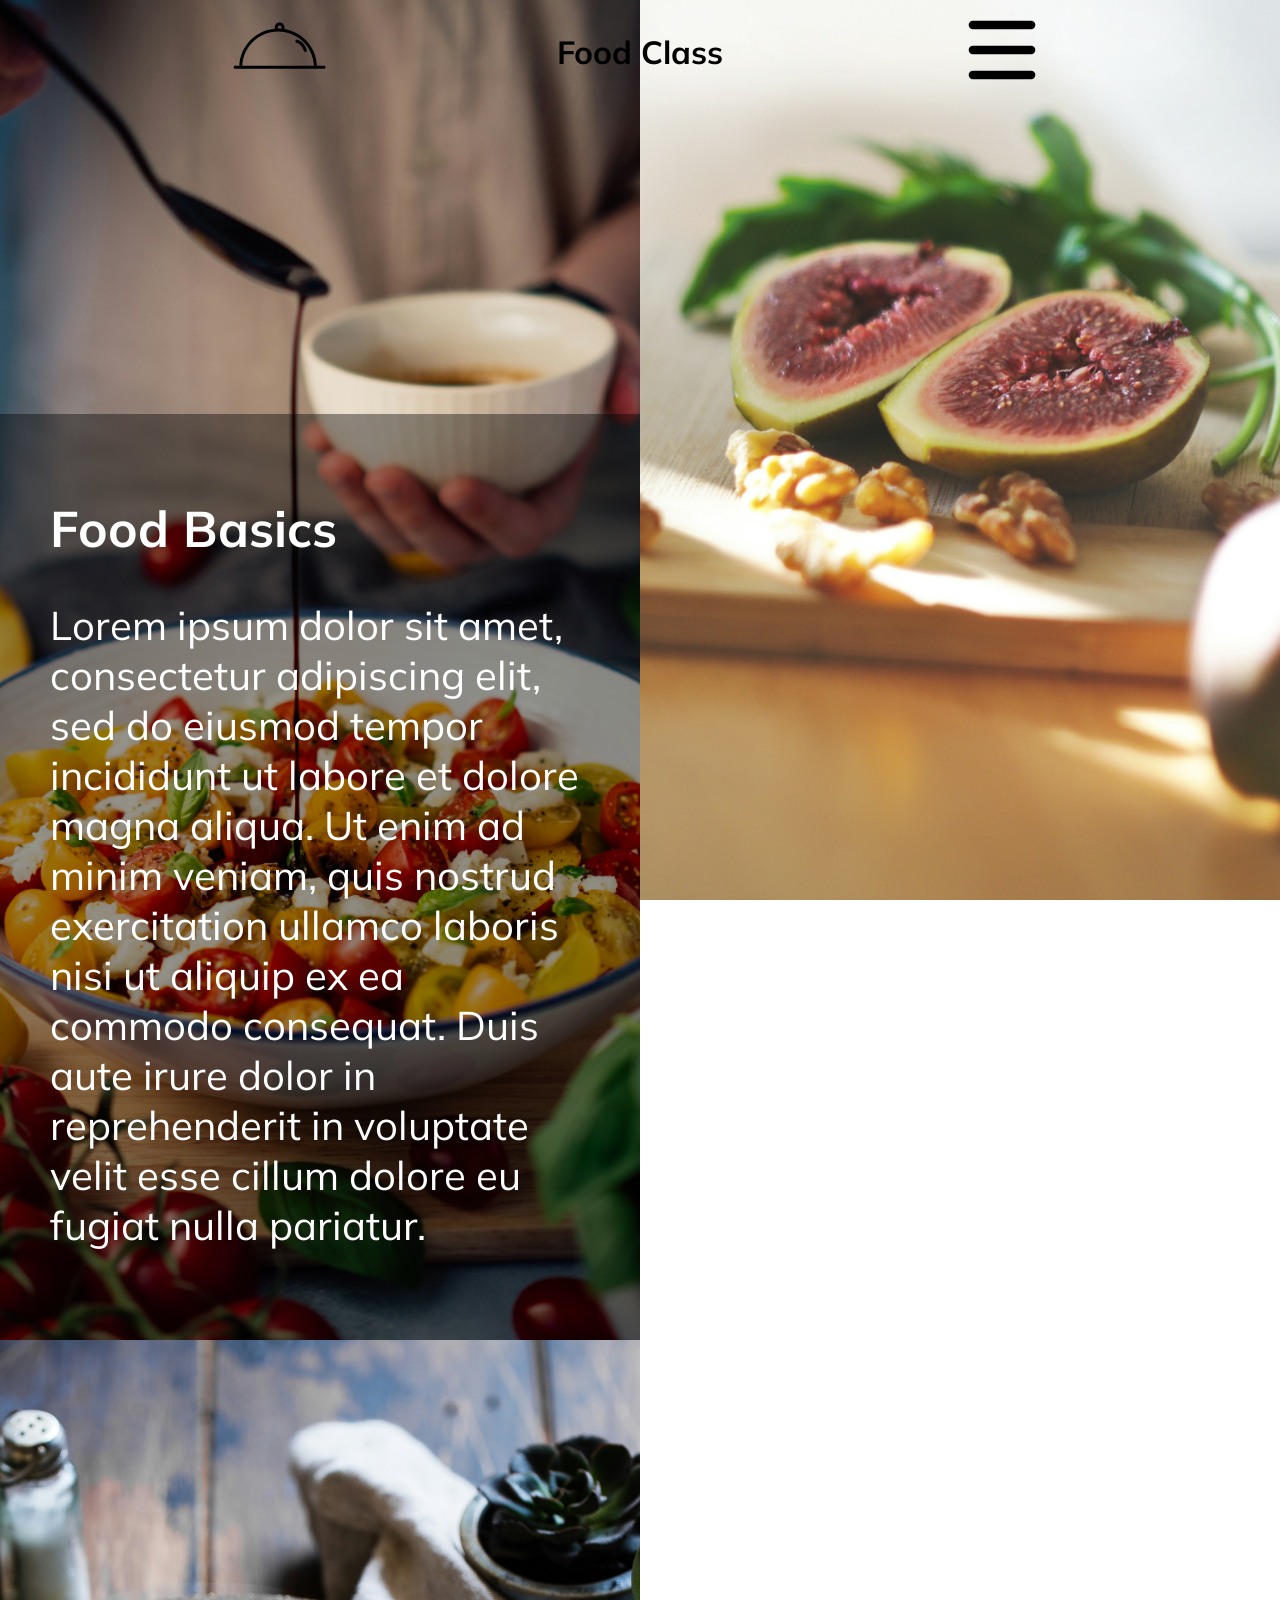
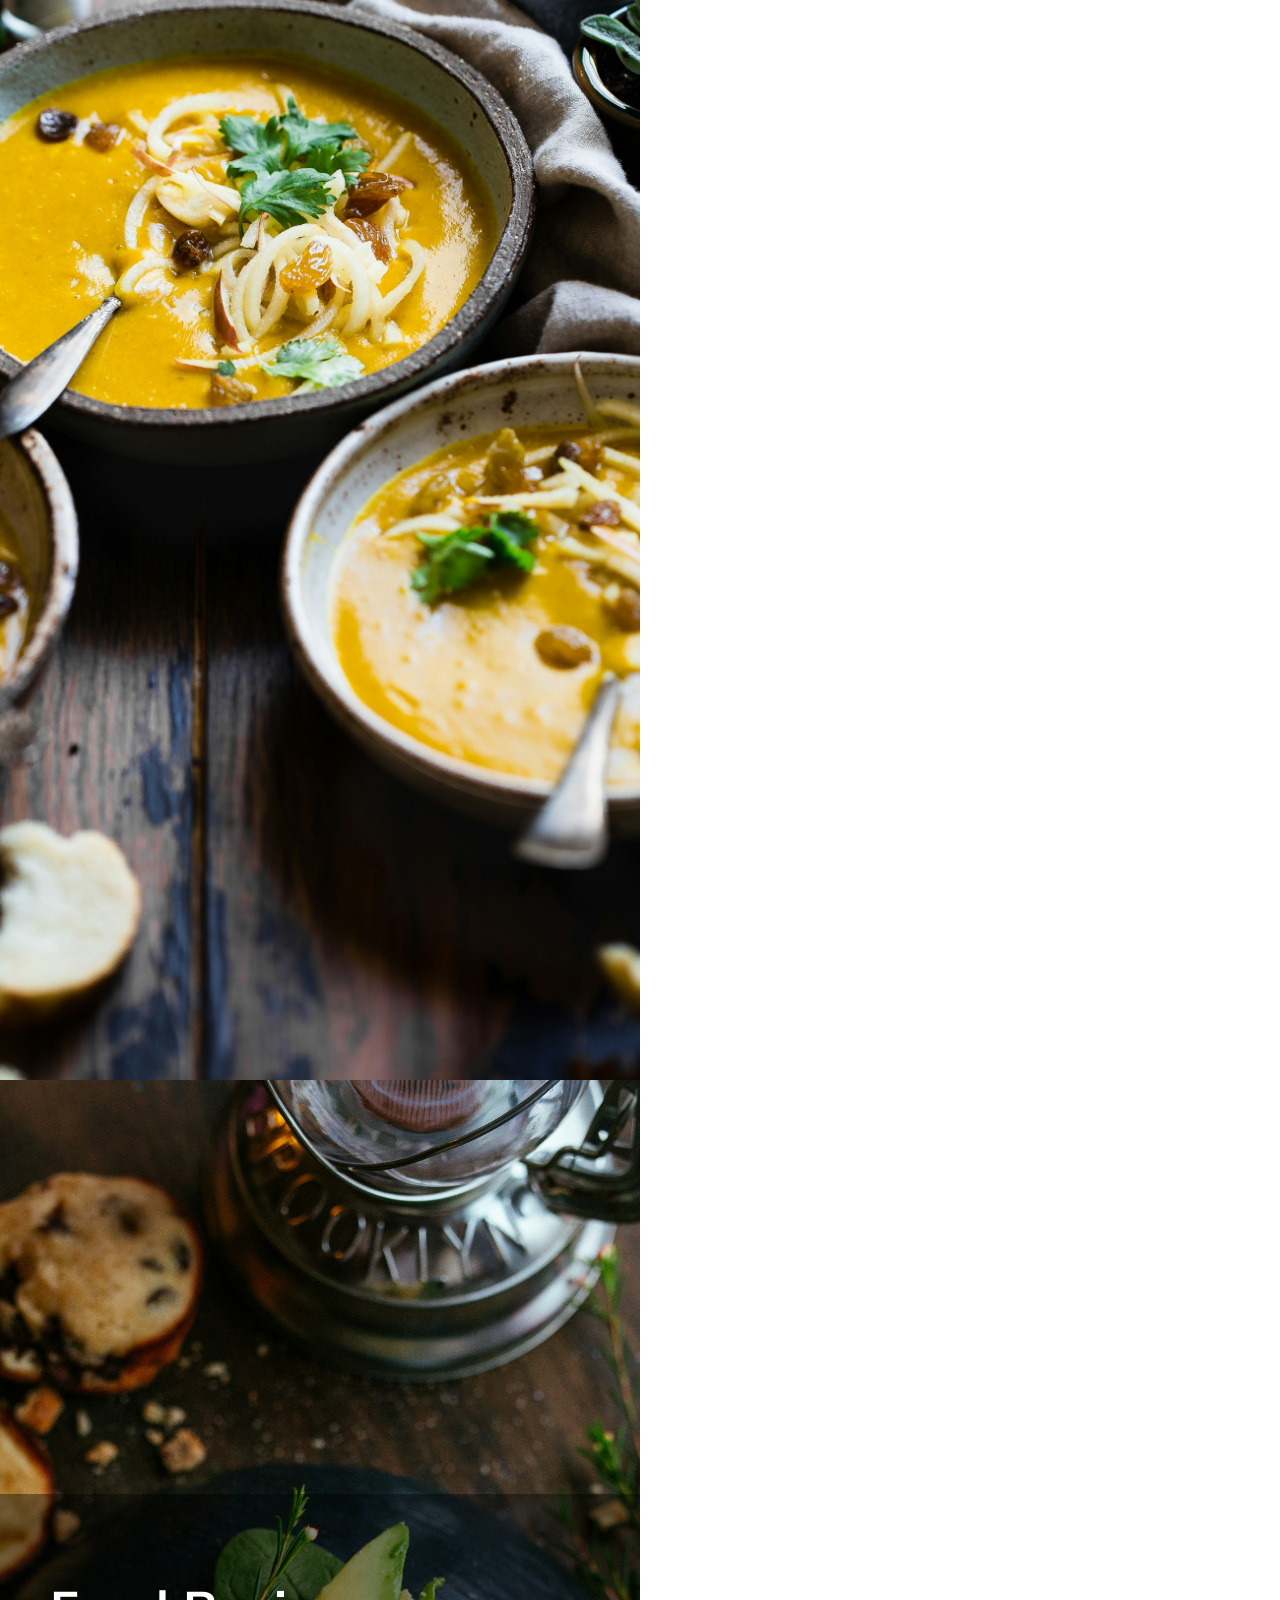
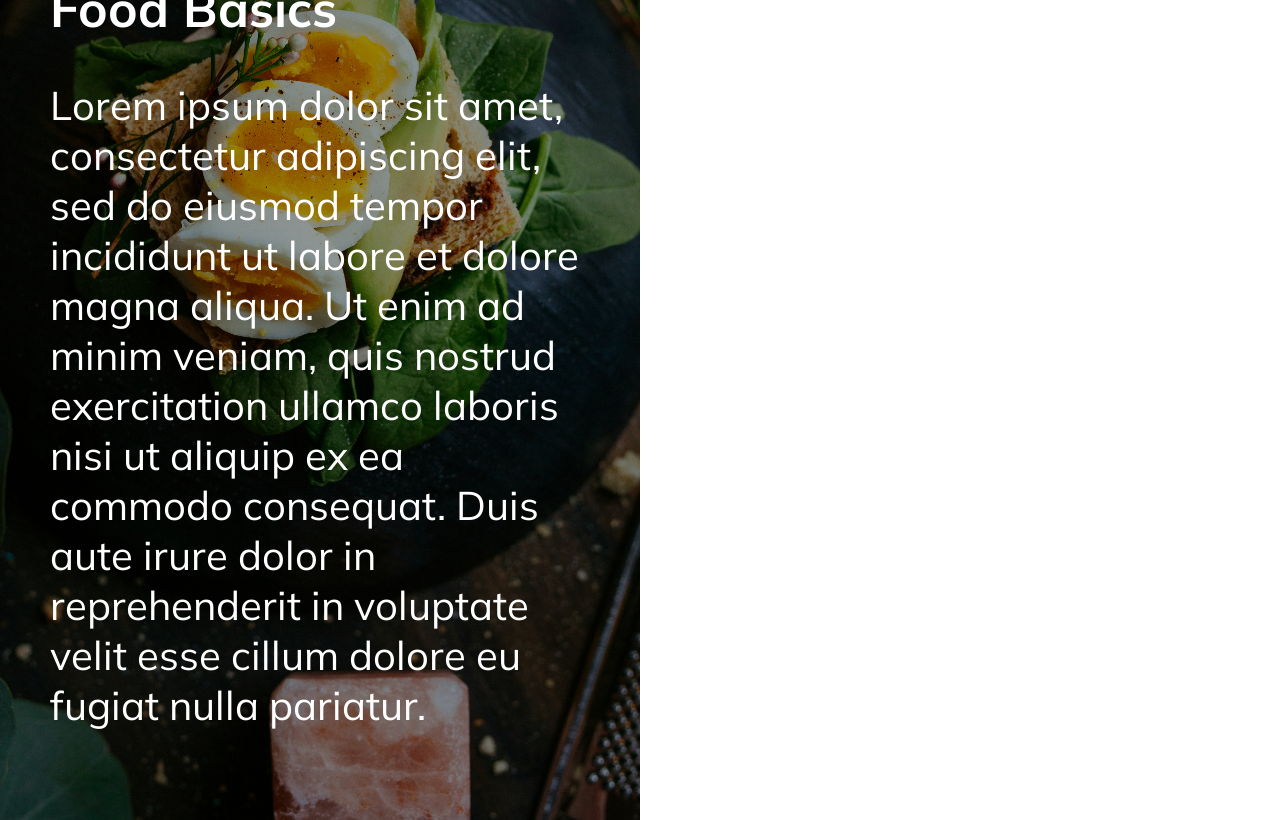
<file: f/index.html>
<!DOCTYPE html>
<html lang="en">
<head>
    <meta charset="UTF-8">
    <meta name="viewport" content="width=device-width, initial-scale=1.0">
    <title>Document</title>
    <link rel="stylesheet" href="assets/css/style.css">
    <link rel="preconnect" href="https://fonts.googleapis.com">
<link rel="preconnect" href="https://fonts.gstatic.com" crossorigin>
<link href="https://fonts.googleapis.com/css2?family=Mulish:ital,wght@0,200..1000;1,200..1000&display=swap" rel="stylesheet">
</head>
<body>
    <header>
        <div class="logo">
            <img src="assets/img/food-holidays-meal-svgrepo-com.svg" alt="Logo">
        </div>
        
        <h1>Food Class</h1>

        <div class="menuIcon">
            <a href="#">
                <img src="assets/img/three-line-horizontal-svgrepo-com.svg" alt="Menu Icon">
            </a>
        </div>
    </header>

    <div id="grid-wrapper">

        <div class="left-col">
            <div class="background-image">
                <img src="assets/img/adam-bartoszewicz-MaqdFCtH8Oo-unsplash.jpg" alt="Image 1">
                <div class="text">
                    <h1>Food Basics</h1>
                    <p>Lorem ipsum dolor sit amet, consectetur adipiscing elit, sed do eiusmod tempor incididunt ut labore et dolore magna aliqua. Ut enim ad minim veniam, quis nostrud exercitation ullamco laboris nisi ut aliquip ex ea commodo consequat. Duis aute irure dolor in reprehenderit in voluptate velit esse cillum dolore eu fugiat nulla pariatur. </p>
                </div>
            </div>
            <div class="background-image">
                <img src="assets/img/taylor-kiser-6RJct18G_3I-unsplash.jpg" alt="Image 3">
            </div>
            <div class="background-image">
                <img src="assets/img/joseph-gonzalez-fdlZBWIP0aM-unsplash.jpg" alt="Image 5">
                <div class="text">
                    <h1>Food Basics</h1>
                    <p>Lorem ipsum dolor sit amet, consectetur adipiscing elit, sed do eiusmod tempor incididunt ut labore et dolore magna aliqua. Ut enim ad minim veniam, quis nostrud exercitation ullamco laboris nisi ut aliquip ex ea commodo consequat. Duis aute irure dolor in reprehenderit in voluptate velit esse cillum dolore eu fugiat nulla pariatur. </p>
                </div>
            </div>
        </div>


        <div class="right-col">
            <div class="background-image">
                <img src="assets/img/sahand-hoseini-WLj_deC_iYM-unsplash.jpg" alt="Image 2">
            </div>
            <div class="background-image">
                <img src="assets/img/leighann-blackwood-HCGCpFxQlrA-unsplash.jpg" alt="Image 4">
                <div class="text">
                    <h1>Food Basics</h1>
                    <p>Lorem ipsum dolor sit amet, consectetur adipiscing elit, sed do eiusmod tempor incididunt ut labore et dolore magna aliqua. Ut enim ad minim veniam, quis nostrud exercitation ullamco laboris nisi ut aliquip ex ea commodo consequat. Duis aute irure dolor in reprehenderit in voluptate velit esse cillum dolore eu fugiat nulla pariatur. </p>
                </div>
            </div>
            <div class="background-image">
                <img src="assets/img/matthias-heil-lDOEwat_MPs-unsplash.jpg" alt="Image 6">
            </div>
        </div>

        
    </div>



    
</body>
</html>
</file>
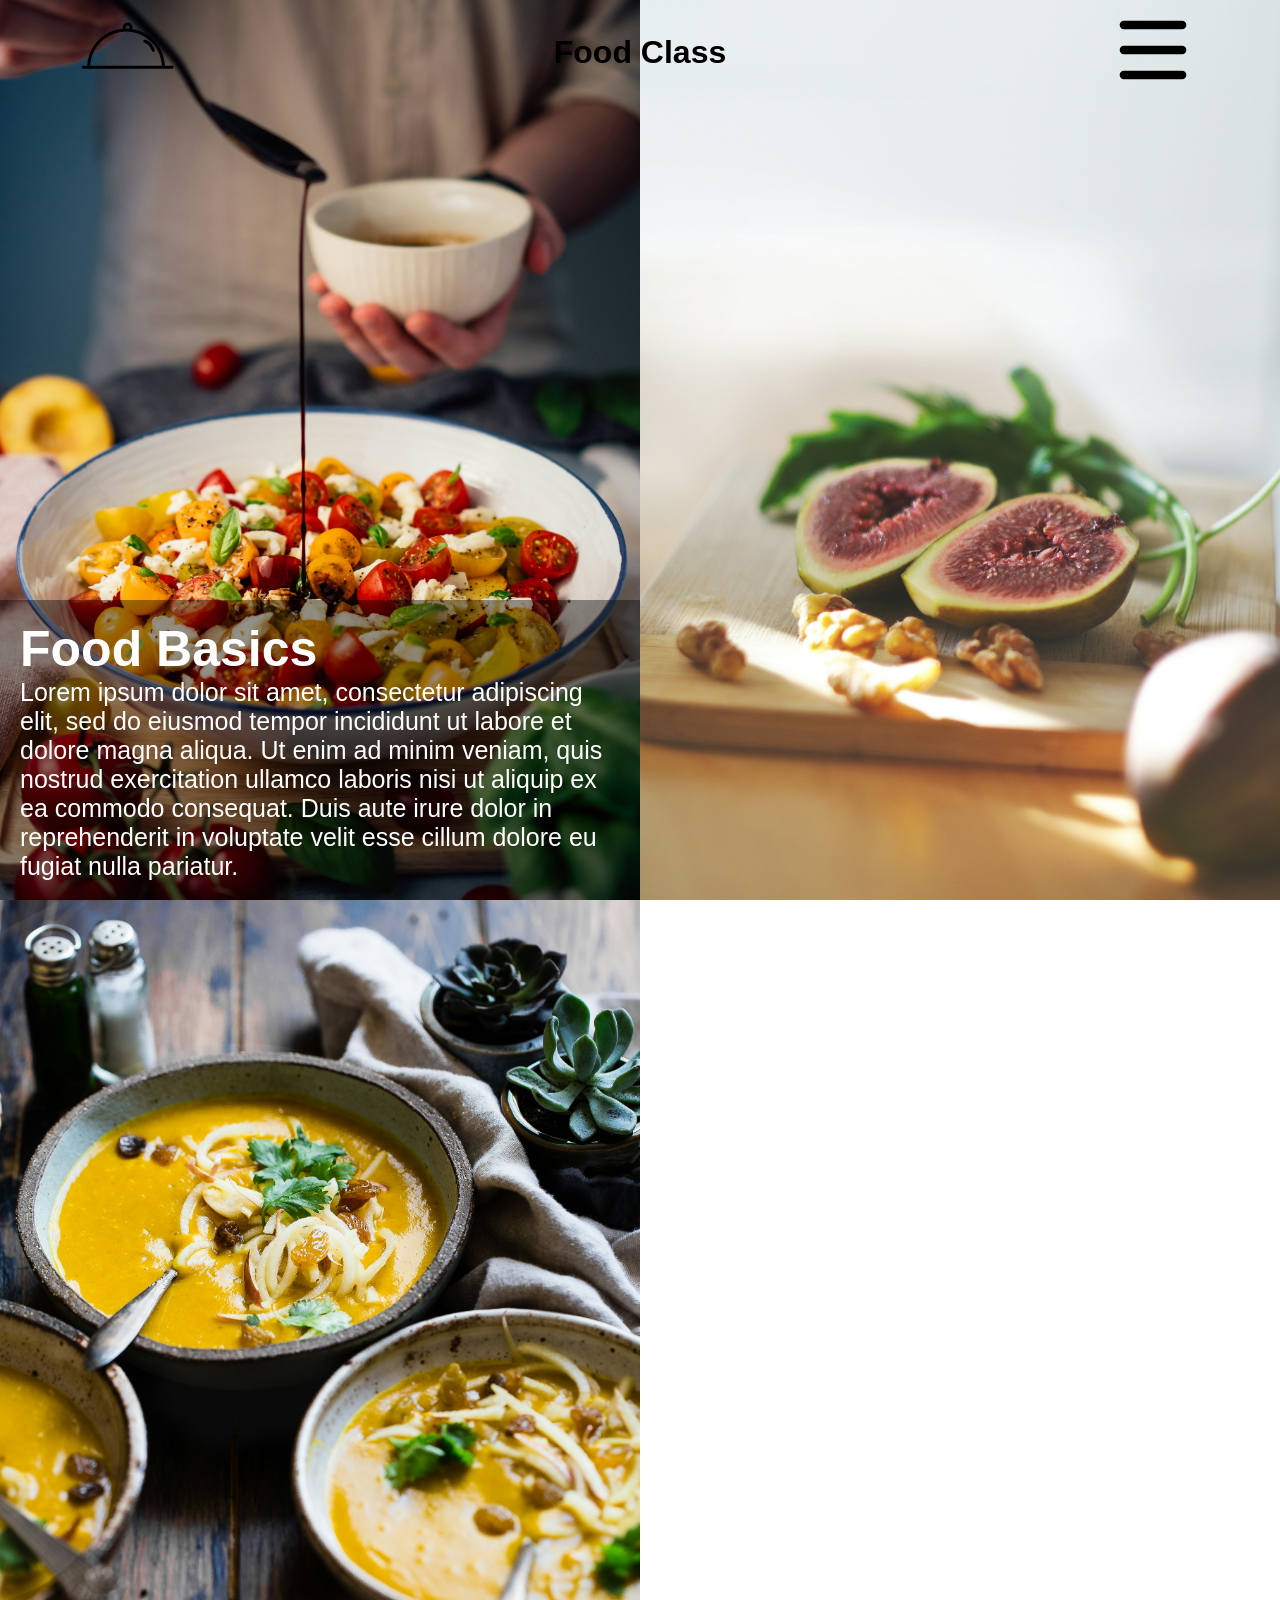
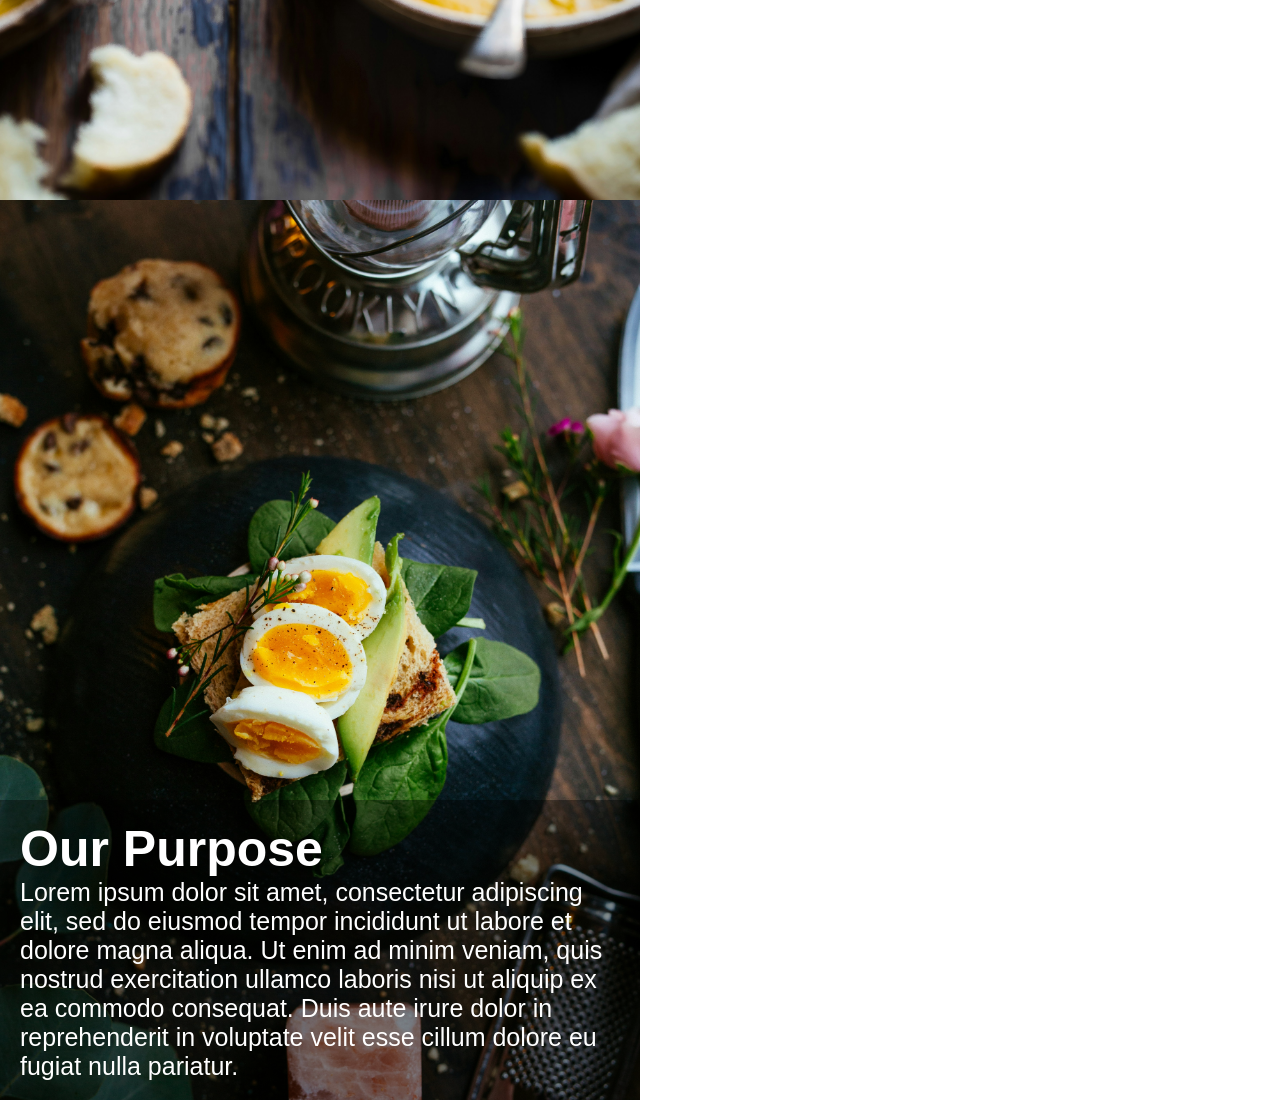
<file: reverse/index.html>
<!DOCTYPE html>
<html lang="en">
<head>
    <meta charset="UTF-8">
    <meta name="viewport" content="width=device-width, initial-scale=1.0">
    <title>Food</title>
    <link rel="stylesheet" href="assets/css/style.css">
</head>

<header>
    <div class="logo">
        <img src="assets/img/food-holidays-meal-svgrepo-com.svg" alt="Logo">
    </div>
    
    <h1>Food Class</h1>

    <div class="menuIcon">
        <a href="#" id="menu-toggle">
            <img src="assets/img/three-line-horizontal-svgrepo-com.svg" alt="Menu Icon">
        </a>
    </div>
</header>

<body>

    <div class="menu">
        <div class="buttonContainer">
            <div class="buttonContainer">
                <button onclick="location.href='menu.html'">
                    <span class="buttonText">Menu</span>
                  </button>
                  
              
                <button >
                  <span class="buttonText">About</span>
                </button>
              
                <button >
                  <span class="buttonText">Purpose</span>
                </button>
              </div>
              
            <a href="javascript:void(0)">
                <img src="assets/img/back-svgrepo-com.svg" alt="Back">
            </a>
        </div>
    </div>

    <div class="columns">
        <div class="column" id="columnleft">
            <div class="background-image">
                <img src="assets/img/adam-bartoszewicz-MaqdFCtH8Oo-unsplash.jpg" alt="Image 1">
                <div class="text">
                    <h1>Food Basics</h1>
                    <p>Lorem ipsum dolor sit amet, consectetur adipiscing elit, sed do eiusmod tempor incididunt ut labore et dolore magna aliqua. Ut enim ad minim veniam, quis nostrud exercitation ullamco laboris nisi ut aliquip ex ea commodo consequat. Duis aute irure dolor in reprehenderit in voluptate velit esse cillum dolore eu fugiat nulla pariatur.</p>
                </div>
            </div>
            <div class="background-image">
                <img src="assets/img/taylor-kiser-6RJct18G_3I-unsplash.jpg" alt="Image 3">
            </div>
            <div class="background-image">
                <img src="assets/img/joseph-gonzalez-fdlZBWIP0aM-unsplash.jpg" alt="Image 5">
                <div class="text">
                    <h1>Our Purpose</h1>
                    <p>Lorem ipsum dolor sit amet, consectetur adipiscing elit, sed do eiusmod tempor incididunt ut labore et dolore magna aliqua. Ut enim ad minim veniam, quis nostrud exercitation ullamco laboris nisi ut aliquip ex ea commodo consequat. Duis aute irure dolor in reprehenderit in voluptate velit esse cillum dolore eu fugiat nulla pariatur.</p>
                </div>
            </div>
        </div>
        
        <div class="column-reverse">

            <div class="colR"  id="columnright">

                <div class="background-image">
                    <img src="assets/img/sahand-hoseini-WLj_deC_iYM-unsplash.jpg" alt="Image 2">
                </div>
                <div class="background-image">
                    <img src="assets/img/leighann-blackwood-HCGCpFxQlrA-unsplash.jpg" alt="Image 4">
                    <div class="text">
                        <h1>Chefs</h1>
                        <p>Lorem ipsum dolor sit amet, consectetur adipiscing elit, sed do eiusmod tempor incididunt ut labore et dolore magna aliqua. Ut enim ad minim veniam, quis nostrud exercitation ullamco laboris nisi ut aliquip ex ea commodo consequat. Duis aute irure dolor in reprehenderit in voluptate velit esse cillum dolore eu fugiat nulla pariatur.</p>
                    </div>
                </div>
                <div class="background-image">
                    <img src="assets/img/matthias-heil-lDOEwat_MPs-unsplash.jpg" alt="Image 6">
                </div>
            </div>
        </div>
    </div>

    <script src="script.js"></script>

</body>
</html>
</file>
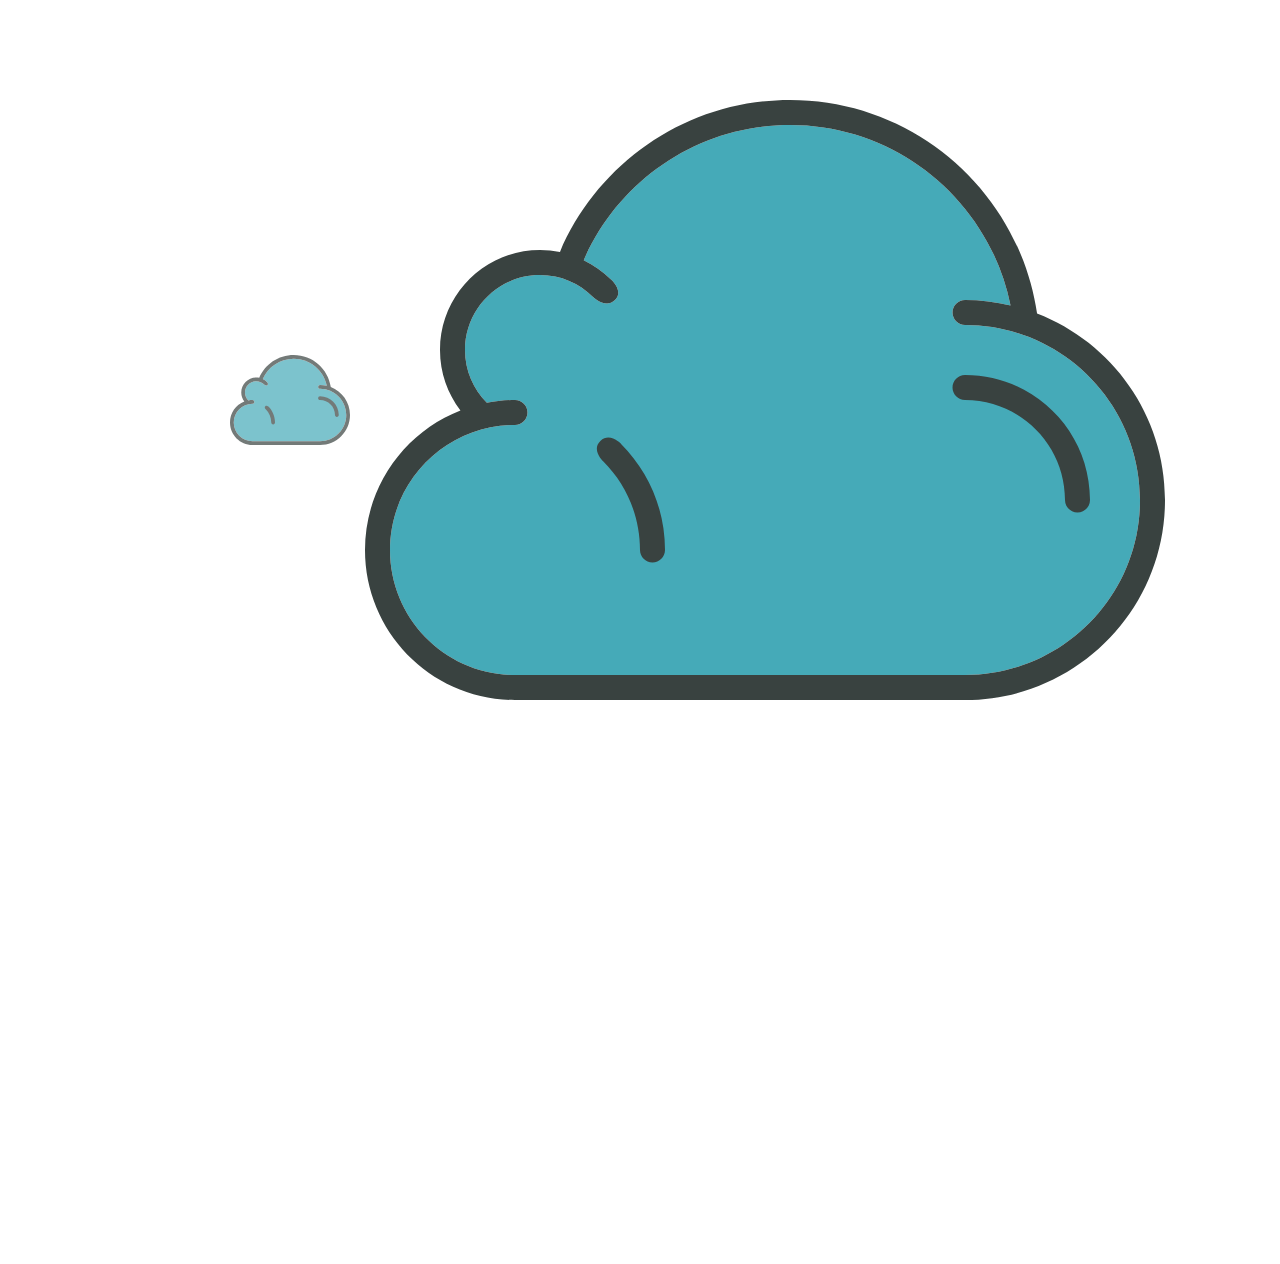
<file: WebLearnings/Animations/index.html>
<!DOCTYPE html>
<html lang="en">
  <head>
    <meta charset="UTF-8" />
    <meta name="viewport" content="width=device-width, initial-scale=1.0" />
    <link rel="stylesheet" href="style.css" />
    <title>Document</title>
  </head>
  <body>
    <div class="wrapper">
      <div class="circle">
        <img src="assets/img/circle-oval-svgrepo-com.svg" alt="" />
        <div class="hoverText">Hover Me!</div>
      </div>
      <div class="cloud">
        <div class="dropImg">
          <img src="assets/img/drop-svgrepo-com.svg" alt="" />
        </div>
        <img src="assets/img/cloud-svgrepo-com.svg" alt="" />
        <img src="assets/img/cloud-svgrepo-com.svg" alt="" />
      </div>
    </div>

    <div class="wrapper2">
      <div class="carContainer">
        <div class="car1">
          <img src="assets/img/car-svgrepo-com.svg" alt="" />
        </div>

        <div class="car2">
          <img src="assets/img/minivan-svgrepo-com.svg" alt="" />
        </div>
      </div>
      
      <div class="wrapper2">
      <div class="carContainer">
        <div class="car1 car3">
          <img src="assets/img/car-svgrepo-com (1).svg" alt="" />
        </div>
      </div>
    </div>
  </body>
</html>
</file>
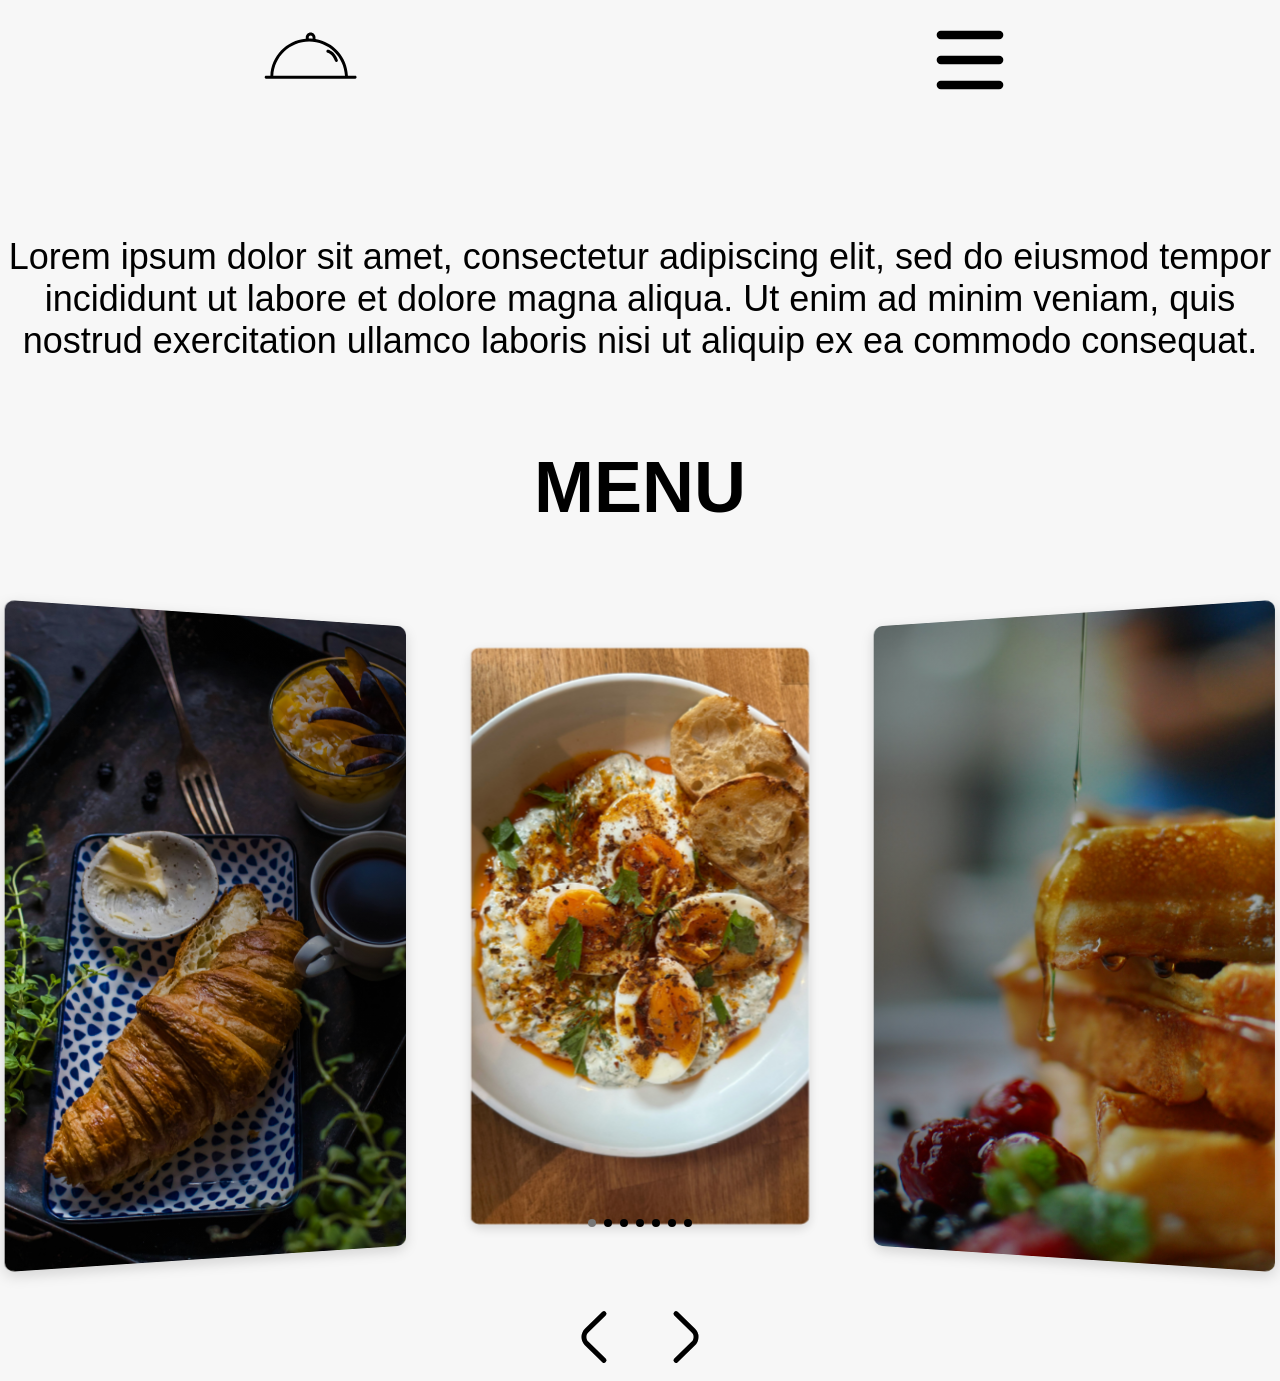
<file: reverse/menu.html>
<!DOCTYPE html>
<html lang="en">
  <head>
    <meta charset="UTF-8" />
    <meta name="viewport" content="width=device-width, initial-scale=1.0" />
    <title>Food Menu</title>
    <!-- Swiper CSS -->
    <link
      rel="stylesheet"
      href="https://cdn.jsdelivr.net/npm/swiper@8/swiper-bundle.min.css"
    />
    <!-- Custom CSS -->
    <link rel="stylesheet" href="assets/css/menuStyle.css" />
  </head>
  <header>
      <div class="logo">
          <img src="assets/img/food-holidays-meal-svgrepo-com.svg" alt="Logo">

      </div>
      <div class="menuIcon">
          <a href="#" id="menu-toggle">
              <img src="assets/img/three-line-horizontal-svgrepo-com.svg" alt="Menu Icon">
          </a>
      </div>
  </header>
  <div class="title">
      <p>Lorem ipsum dolor sit amet, consectetur adipiscing elit, sed do eiusmod tempor incididunt ut labore et dolore magna aliqua. Ut enim ad minim veniam, quis nostrud exercitation ullamco laboris nisi ut aliquip ex ea commodo consequat.</p>
      <h1>MENU</h1>
  </div>
  <body>

    <div class="menu">
        <div class="buttonContainer">
            <div class="buttonContainer">
                <button onclick="location.href='index.html'">
                    <span class="buttonText">Homepage</span>
                  </button>
                  
              
                <button >
                  <span class="buttonText">About</span>
                </button>
              
                <button >
                  <span class="buttonText">Purpose</span>
                </button>
              </div>
              
            <a href="javascript:void(0)" id="menu-close">
                <img src="assets/img/back-svgrepo-com.svg" alt="Back">
            </a>
        </div>
    </div>


    <section class="swiper mySwiper">
        
      <div class="swiper-wrapper">
        <div class="swiper-slide">
          <img src="assets/img/menu/1.jpg" alt="Food 1" />
        </div>
        <div class="swiper-slide">
          <img src="assets/img/menu/2.jpg" alt="Food 2" />
        </div>
        <div class="swiper-slide">
          <img src="assets/img/menu/3.jpg" alt="Food 3" />
        </div>
        <div class="swiper-slide">
          <img src="assets/img/menu/4.jpg" alt="Food 4" />
        </div>
        <div class="swiper-slide">
          <img src="assets/img/menu/5.jpg" alt="Food 5" />
        </div>
        <div class="swiper-slide">
          <img src="assets/img/menu/6.jpg" alt="Food 6" />
        </div>
        <div class="swiper-slide">
          <img src="assets/img/menu/7.jpg" alt="Food 7" />
        </div>
      </div>

      
    </section>

    <div class="navigate">
        <div class="navigate-left"><button><img src="assets/img/menu/left-2-svgrepo-com.svg" alt=""></button></div>
        <div class="navigate-right"><button><img src="assets/img/menu/right-2-svgrepo-com.svg" alt=""></button></div>
        <div class="swiper-pagination"></div>
    </div>
    
    <script src="https://cdn.jsdelivr.net/npm/swiper@8/swiper-bundle.min.js"></script>
    <script src="menu.js"></script>
  </body>
</html>
</file>
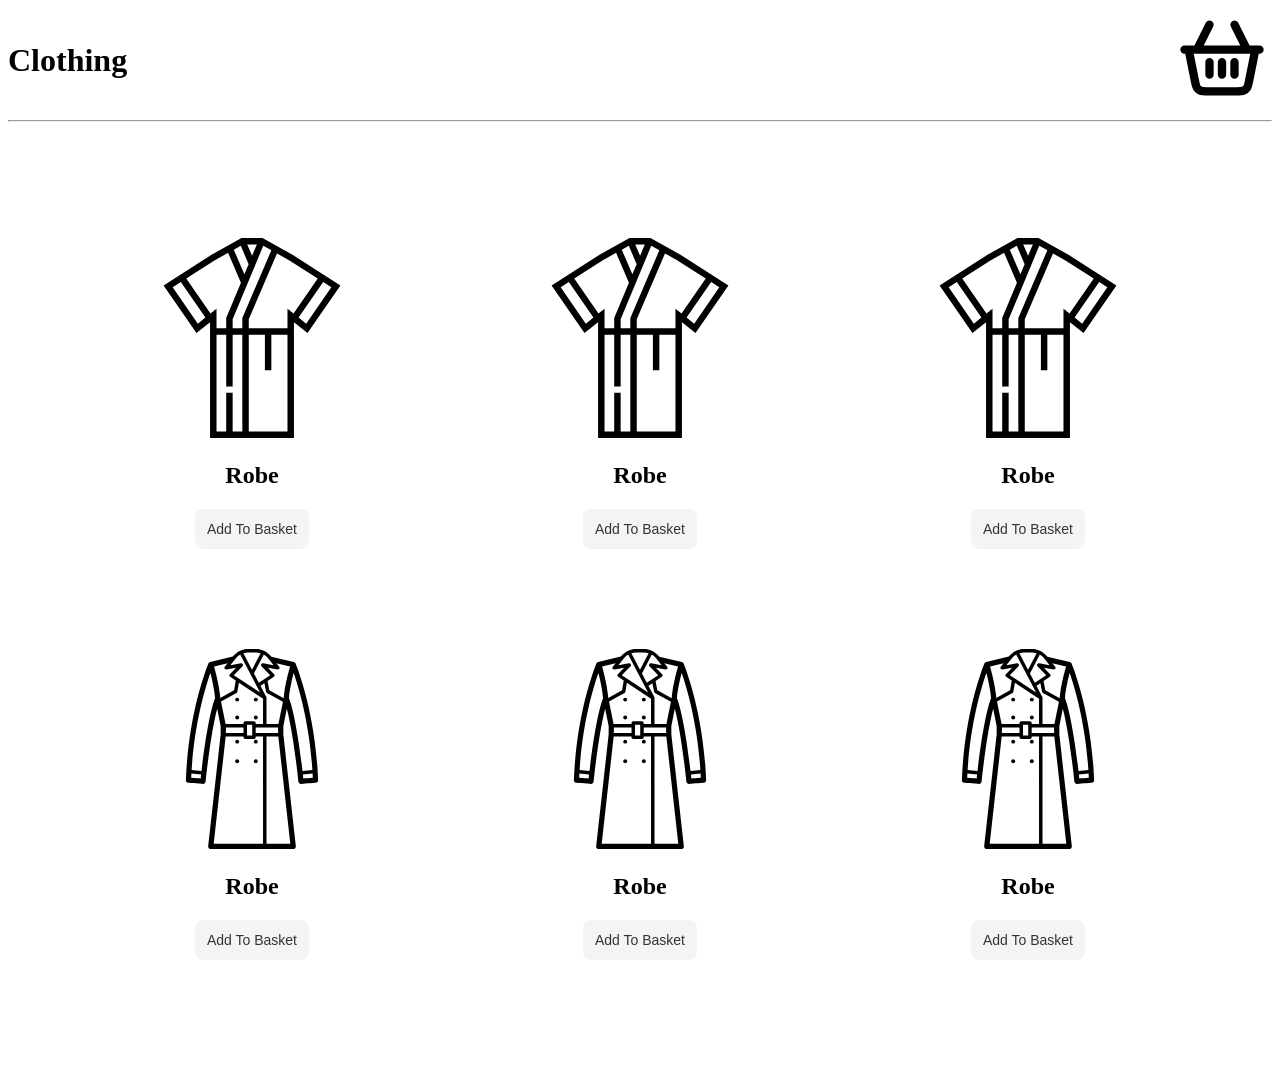
<file: WebLearnings/Animations/basket.html>
<!DOCTYPE html>
<html lang="en">
<head>
    <meta charset="UTF-8">
    <meta name="viewport" content="width=device-width, initial-scale=1.0">
    <link rel="stylesheet" href="basket.css">
    <title>Document</title>
    <script src="https://code.jquery.com/jquery-3.6.0.min.js"></script>
</head>
<body>

    <header>
        <h1>Clothing</h1>
        <div class="basket-icon">
            <img src="assets/img/basket-shopping-svgrepo-com.svg" alt="">
        </div>

    </header>
    <hr>
    
    <div class="clothes-section">
        <ul class="clothe-products">
            <li><img src="assets/img/robe-svgrepo-com.svg" alt="">
                <h2>Robe</h2>
                <button>Add To Basket</button>
            </li>

            <li><img src="assets/img/robe-svgrepo-com.svg" alt="">
                <h2>Robe</h2>
                <button>Add To Basket</button>
            </li>

            <li><img src="assets/img/robe-svgrepo-com.svg" alt="">
                <h2>Robe</h2>
                <button>Add To Basket</button>
            </li>

            <li><img src="assets/img/cloak-svgrepo-com.svg" alt="">
                <h2>Robe</h2>
                <button>Add To Basket</button>
            </li>

            <li><img src="assets/img/cloak-svgrepo-com.svg" alt="">
                <h2>Robe</h2>
                <button>Add To Basket</button>
            </li>

            <li><img src="assets/img/cloak-svgrepo-com.svg" alt="">
                <h2>Robe</h2>
                <button>Add To Basket</button>
            </li>
        </ul>
    </div>

    <script>
        $("button").on("click", function(){
            console.log("hey");

            $(this).closest("li").find("img").clone().addClass("zoom").appendTo("body");
            setTimeout(() => {
                $(".zoom").remove();
            }, 1000);
        });
    </script>


</body>
</html>
</file>
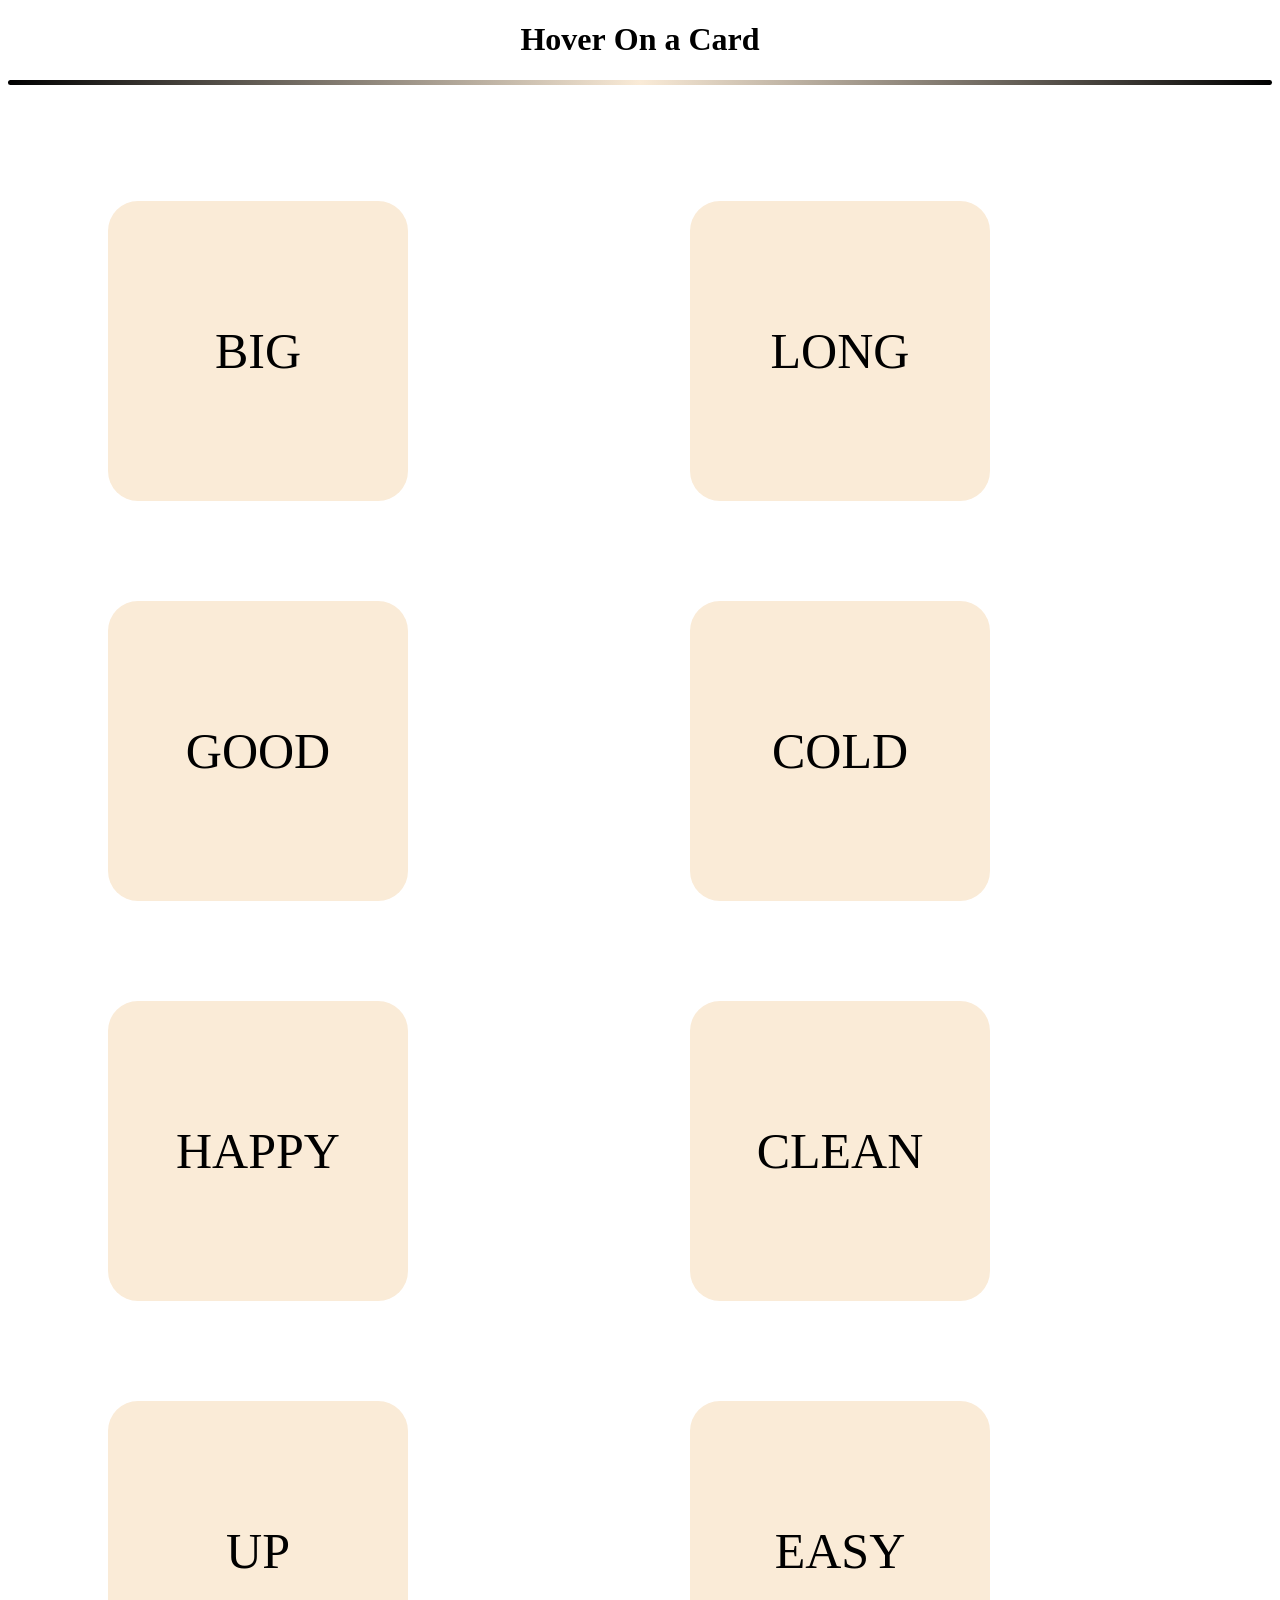
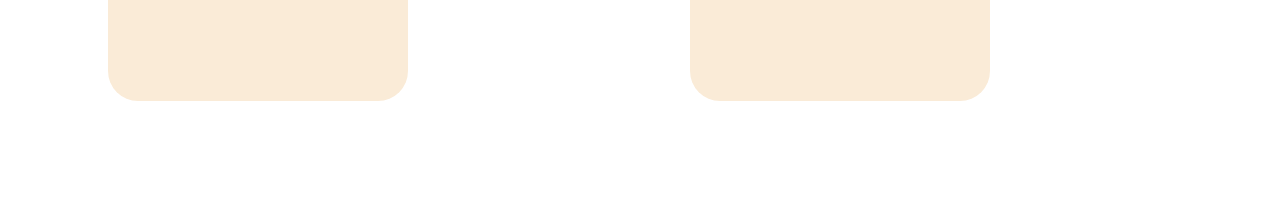
<file: WebLearnings/Animations/flipcards.html>
<!DOCTYPE html>
<html lang="en">
  <head>
    <meta charset="UTF-8" />
    <meta name="viewport" content="width=device-width, initial-scale=1.0" />
    <title>Document</title>
    <link rel="stylesheet" href="cards.css" />
  </head>
  <body>
    <div class="wrapper">
      <h1>Hover On a Card</h1>
      <hr />
      <ul class="cards">
        <li>
          <div class="front" style="background-color: antiquewhite">Big</div>
          <div class="back" style="background-color: gray">Small</div>
        </li>

        <li>
          <div class="front" style="background-color: antiquewhite">Long</div>
          <div class="back" style="background-color: gray">Short</div>
        </li>

        <li>
          <div class="front" style="background-color: antiquewhite">Good</div>
          <div class="back" style="background-color: gray">Bad</div>
        </li>

        <li>
          <div class="front" style="background-color: #faebd7">Cold</div>
          <div class="back" style="background-color: gray">Hot</div>
        </li>

        <li>
          <div class="front" style="background-color: antiquewhite">Happy</div>
          <div class="back" style="background-color: gray">Sad</div>
        </li>

        <li>
          <div class="front" style="background-color: antiquewhite">Clean</div>
          <div class="back" style="background-color: gray">Dirty</div>
        </li>

        <li>
          <div class="front" style="background-color: antiquewhite">Up</div>
          <div class="back" style="background-color: gray">Down</div>
        </li>

        <li>
          <div class="front" style="background-color: antiquewhite">Easy</div>
          <div class="back" style="background-color: gray">Difficult</div>
        </li>
      </ul>
    </div>

    <script>
      document.addEventListener("DOMContentLoaded", function () {
        const header = document.querySelector(".wrapper h1");
        const text = header.textContent;
        var count = 0;
        header.innerHTML = "";

        text.split("").forEach((char) => {
          const span = document.createElement("span");
          span.textContent = char;
          if ((char == "O" || char == "a" || char == "C") && count <= 2) {
            header.innerHTML += " ";
            count += 1;
          }
          header.appendChild(span);
        });
      });
    </script>
  </body>
</html>
</file>
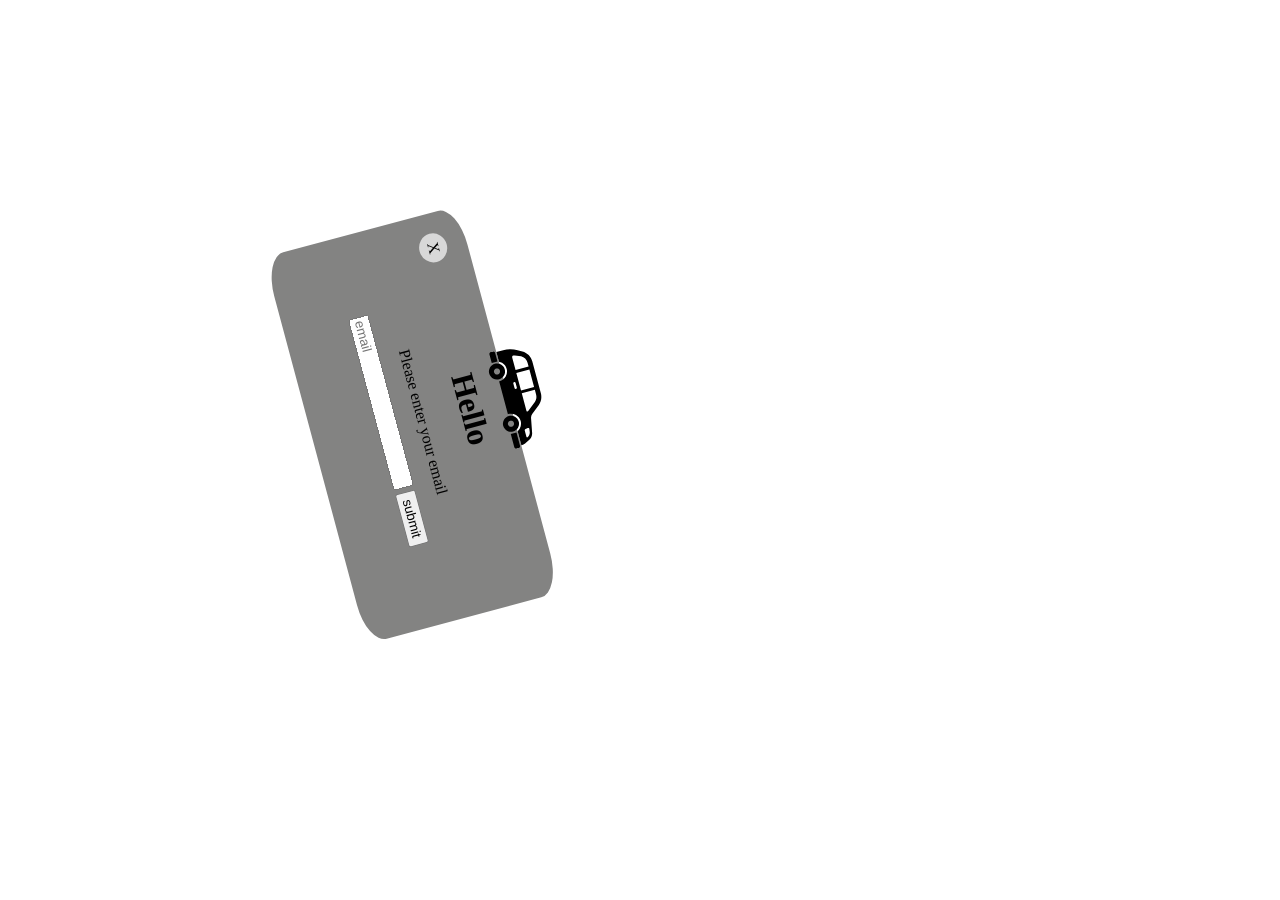
<file: WebLearnings/Animations/popup.html>
<!DOCTYPE html>
<html lang="en">
  <head>
    <meta charset="UTF-8" />
    <meta name="viewport" content="width=device-width, initial-scale=1.0" />
    <link rel="stylesheet" href="popup.css">
    <title>Document</title>
  </head>
  <body>
    <div class="popup">
      <div id="popup">
        <img src="assets/img/car-svgrepo-com (1).svg" alt="">
        <div class="popupContainer">
          <h1>Hello</h1>
          <p>Please enter your email</p>
          <input type="email" placeholder="email" />
          <button>submit</button>
          <div class="cross">X</div>
        </div>
      </div>
    </div>
  </body>
</html>
</file>
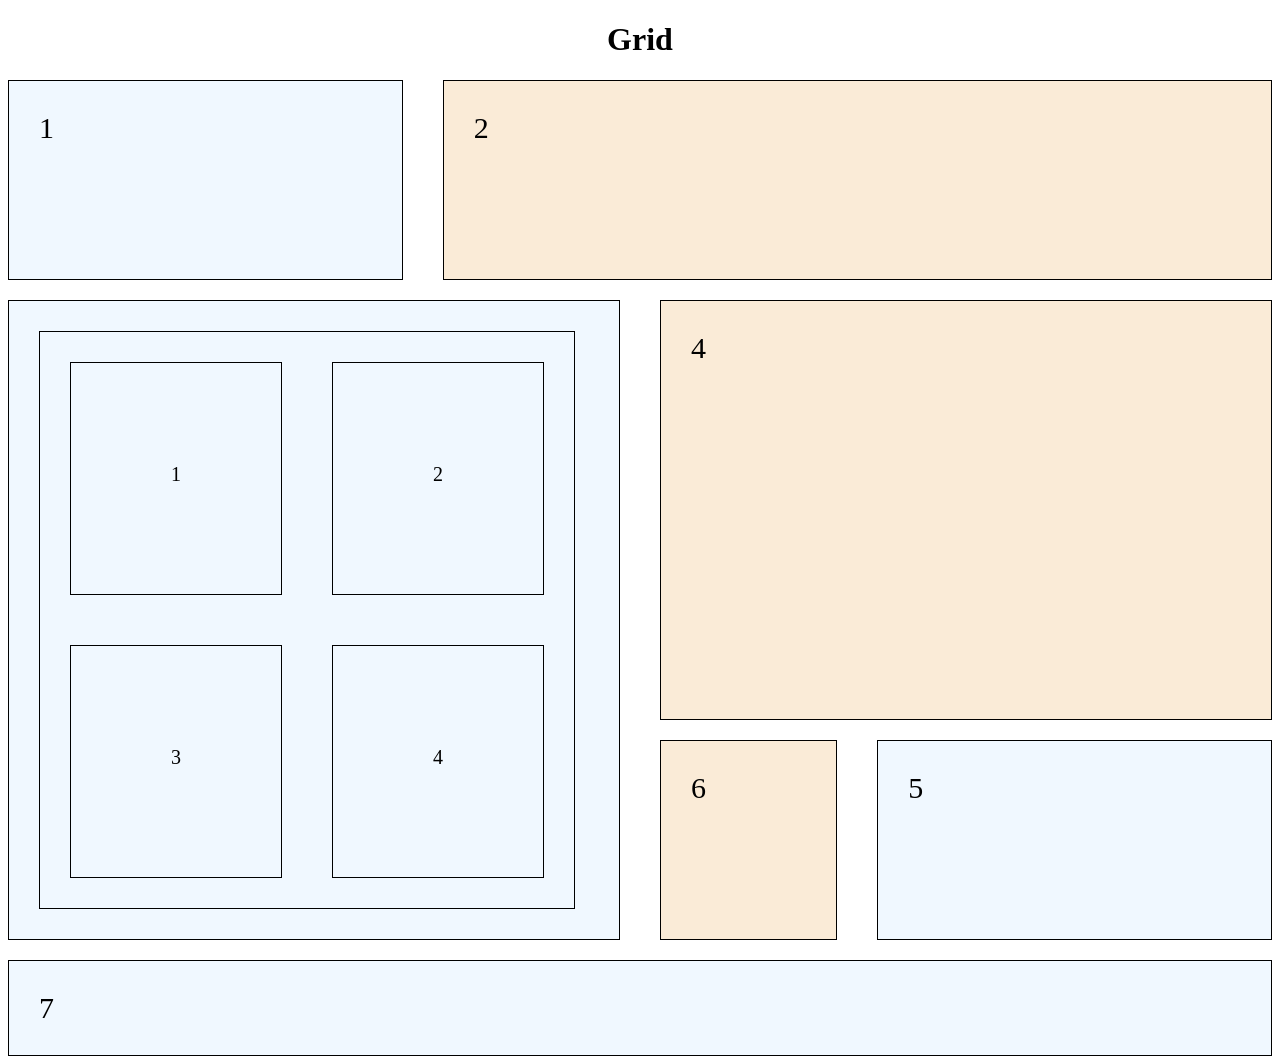
<file: WebLearnings/GridSystem/grid.html>
<!DOCTYPE html>
<html lang="en">
  <head>
    <meta charset="UTF-8" />
    <meta name="viewport" content="width=device-width, initial-scale=1.0" />
    <title>CSS Grid</title>
    <link rel="stylesheet" href="gridStyle.css" />
  </head>
  <body>
    <header>
      <h1>Grid</h1>
    </header>

    <div id="gridWrapper">
      <div class="one">1</div>
      <div class="two">2</div>
      <div class="three">
          <div class="nested">
            <p>1</p>
            <p>2</p>
            <p>3</p>
            <p>4</p>
          </div>
    </div>
      <div class="four">4</div>
      <div class="five">5</div>
      <div class="six">6</div>
      <div class="seven">7</div>
    </div>
  </body>
</html>
</file>
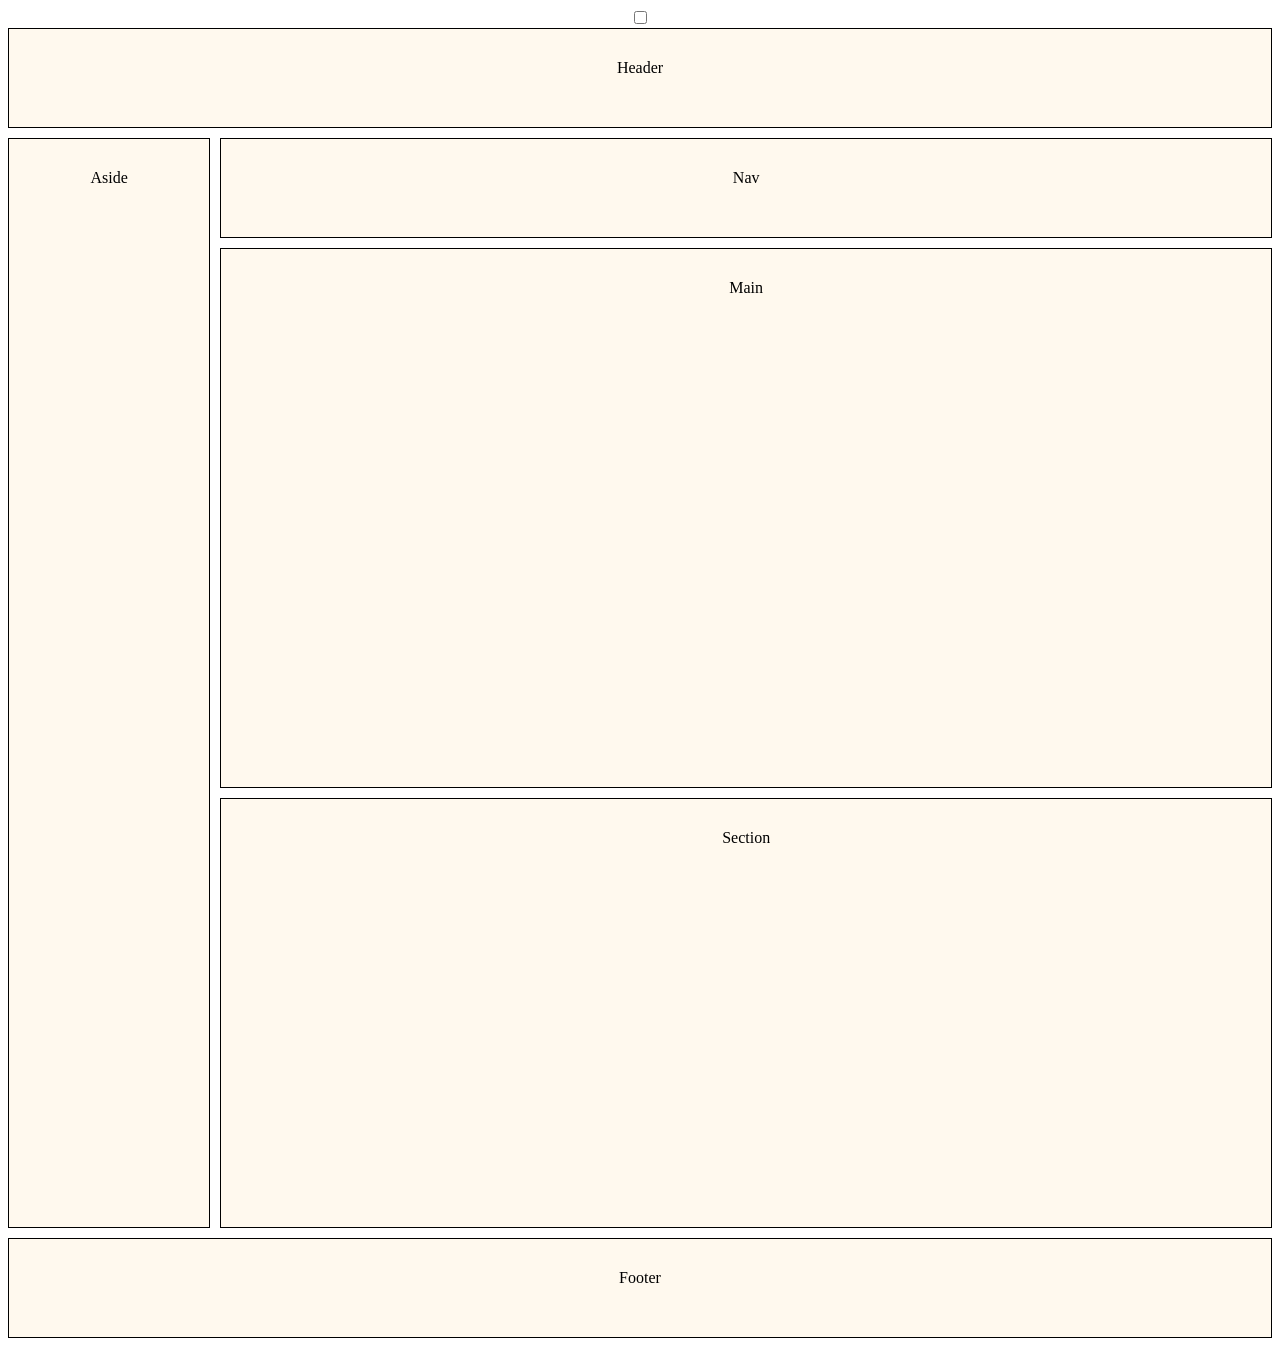
<file: WebLearnings/GridSystem/grid2.html>
<!DOCTYPE html>
<html lang="en">
  <head>
    <meta charset="UTF-8" />
    <meta name="viewport" content="width=device-width, initial-scale=1.0" />
    <title>Document</title>
    <link rel="stylesheet" href="secondGridStyle.css" />
  </head>
  <body>
    <input type="checkbox">
    <div id="contentWrapper">
      <div id="gridY">
        <p></p>
        <p></p>
        <p></p>
        <p></p>
        <p></p>
        <p></p>
        <p></p>
        <p></p>
        <p></p>
        <p></p>
        <p></p>
        <p></p>
      </div>

      <div id="gridX">
        <p></p>
        <p></p>
        <p></p>
        <p></p>
        <p></p>
        <p></p>
        <p></p>
        <p></p>
        <p></p>
        <p></p>
        <p></p>
        <p></p>
      </div>

      <header>Header</header>
      <main>Main</main>
      <section>Section</section>
      <aside>Aside</aside>
      <nav>Nav</nav>
      <footer>Footer</footer>
    </div>
  </body>
</html>
</file>
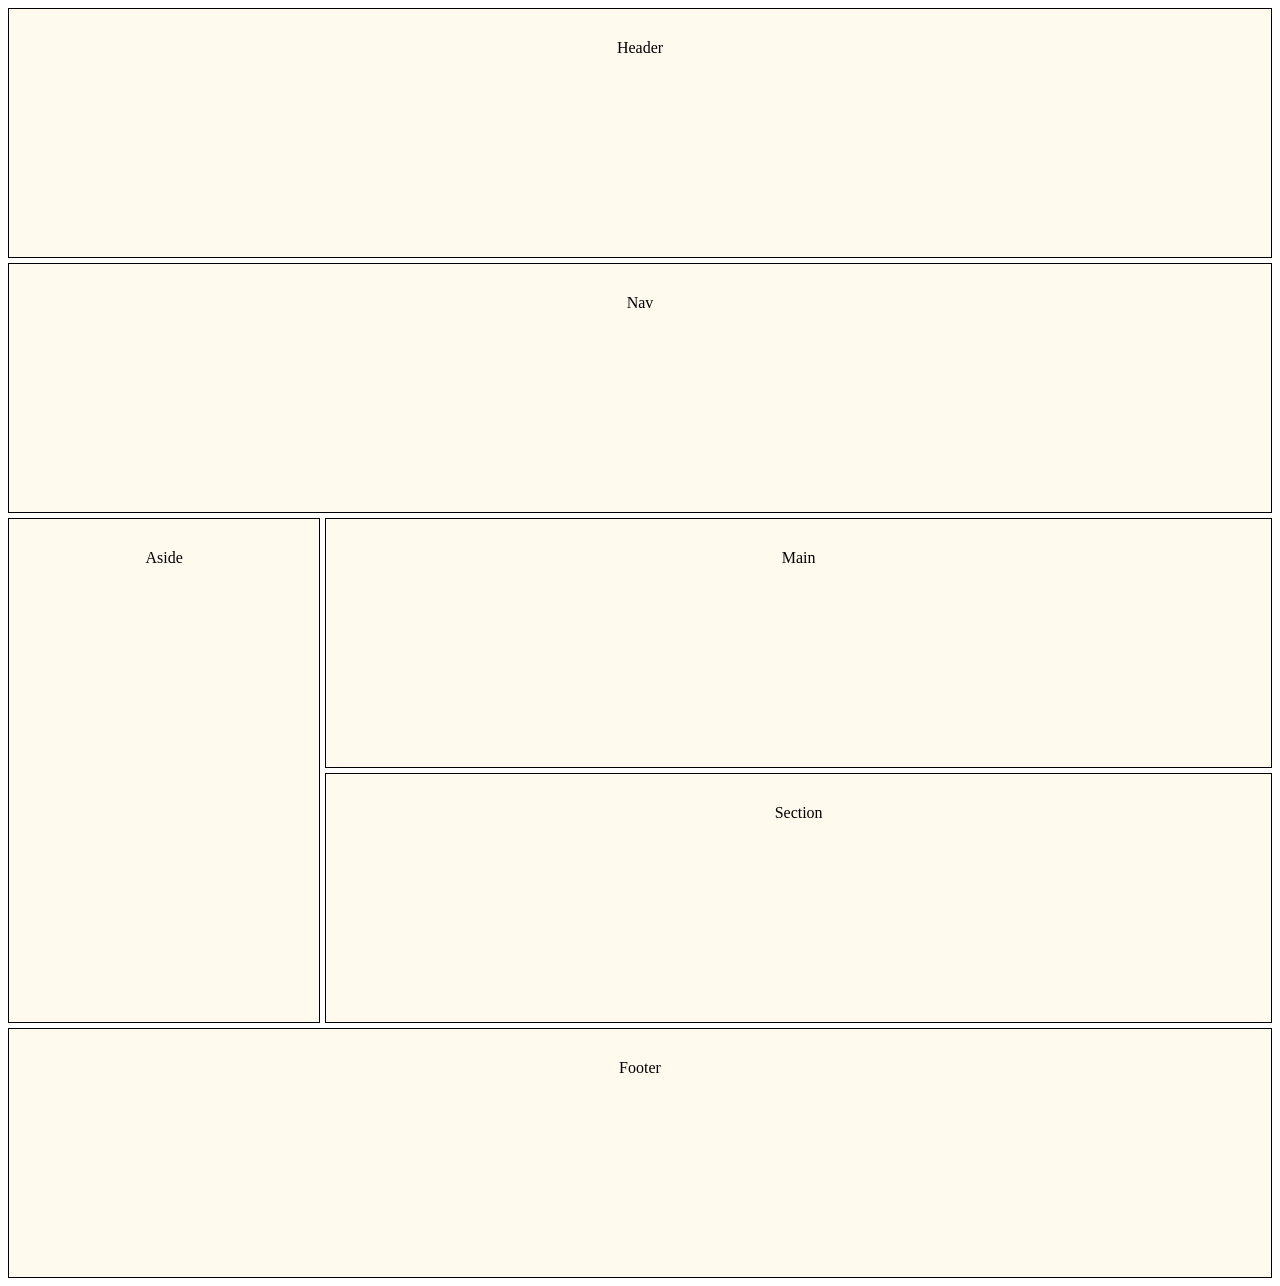
<file: WebLearnings/GridSystem/grid3.html>
<!DOCTYPE html>
<html lang="en">
  <head>
    <meta charset="UTF-8" />
    <meta name="viewport" content="width=device-width, initial-scale=1.0" />
    <title>Document</title>
    <link rel="stylesheet" href="thirdGridStyle.css" />
  </head>
  <body>
    <div id="contentWrapper">

      <header>Header</header>
      <main>Main</main>
      <section>Section</section>
      <aside>Aside</aside>
      <nav>Nav</nav>
      <footer>Footer</footer>
    </div>
  </body>
</html>
</file>
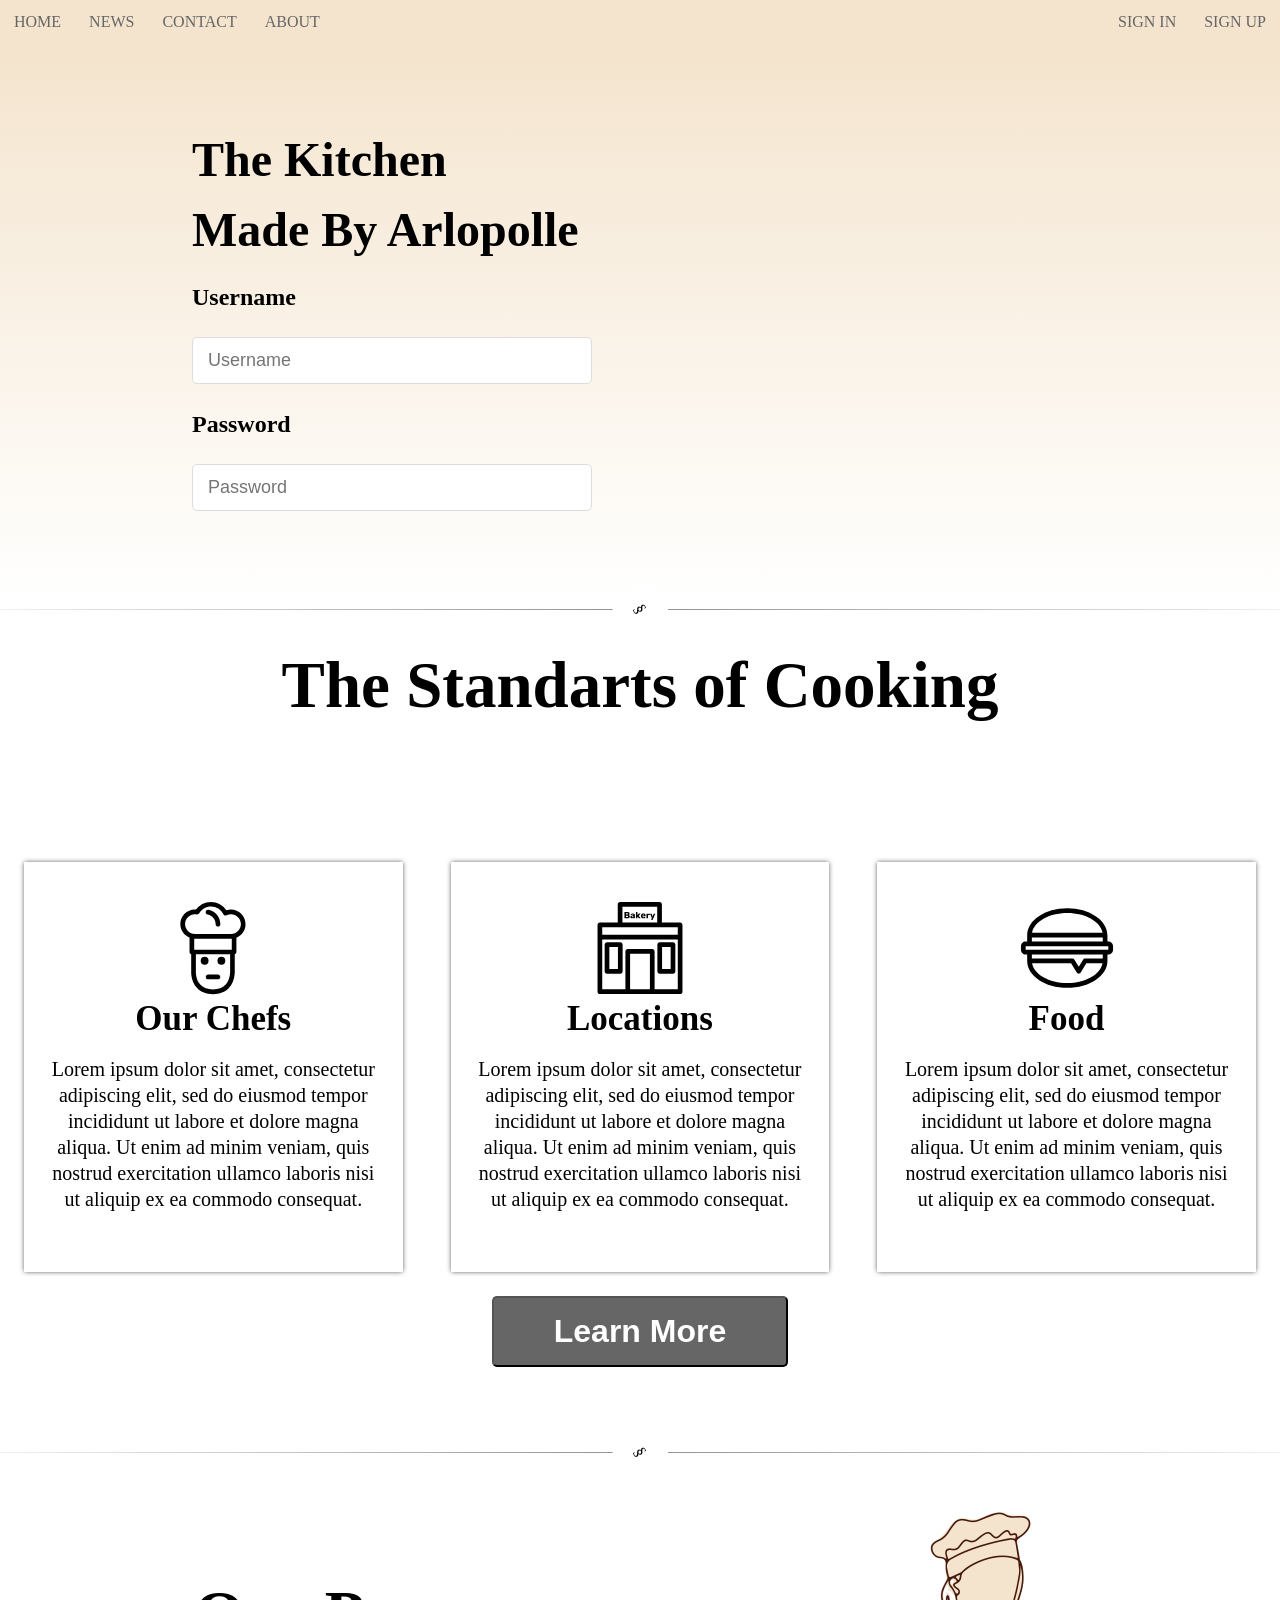
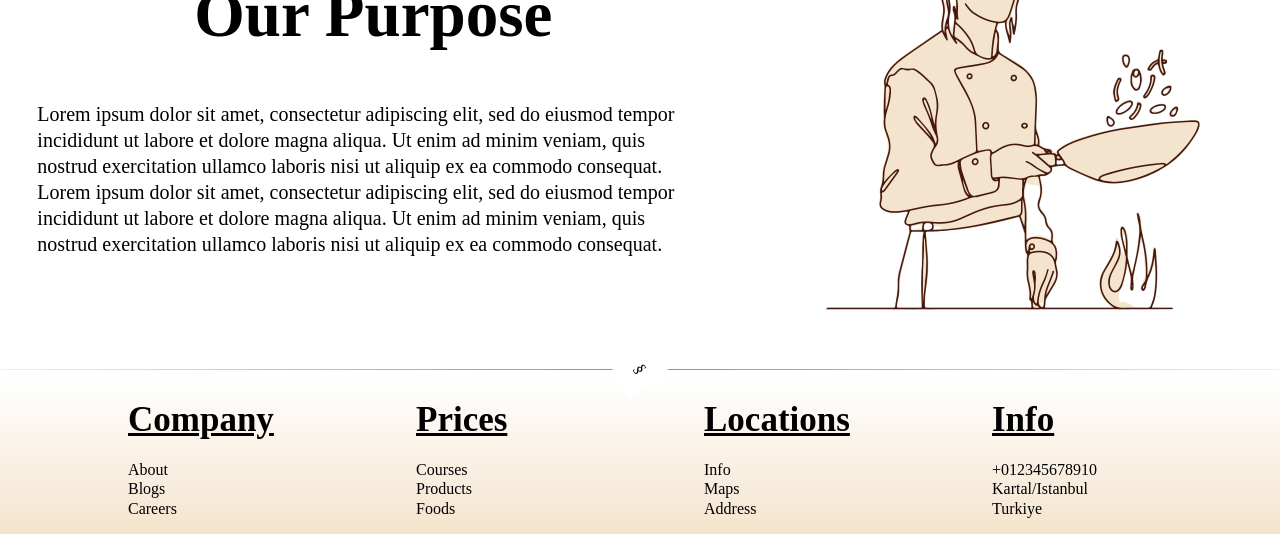
<file: WebLearnings/Navbars/navbars.html>
<!DOCTYPE html>
<html lang="en">
  <head>
    <meta charset="UTF-8" />
    <meta name="viewport" content="width=device-width, initial-scale=1.0" />
    <link rel="stylesheet" href="navStyle.css" />
    <link rel="icon" href="img/cook-svgrepo-com.svg" type="image/icon type">
    <title>The Kitchen</title>
  </head>
  <body>
    <nav>
      <ul class="topnav" id="dropdownClick">
        <li><a href="#home">Home</a></li>
        <li><a href="#news">News</a></li>
        <li><a href="#contact">Contact</a></li>
        <li><a href="#about">About</a></li>
        <li class="topnav-right"><a href="#signup">Sign Up</a></li>
        <li class="topnav-right"><a href="#signin">Sign In</a></li>
        <li class="dropdownIcon">
          <a href="javascript:void(0);" onclick="dropdownMenu()"> &#9776; </a>
        </li>
      </ul>
    </nav>

    <div class="container" id="section-1-gradient">
      <div class="row">
        <div class="col-6">
          <div class="leftSide-col">
            <h1 class="infoHeader">The Kitchen</h1>
            <h1 class="infoHeader">Made By Arlopolle</h1>
          </div>
          <form action="">
            <div class="leftSide-col">
              <h2>Username</h2>
              <input class="userInput" type="text" placeholder="Username" />
              <h2>Password</h2>
              <input class="passwordInput" type="text" placeholder="Password" />
            </div>
          </form>
        </div>
        <div class="col-6">
          <div class="rightSide-col">
            <div class="videoContainer">
              <iframe
                width="700"
                height="400"
                src="https://www.youtube.com/embed/HnZ7XGYNfwA?si=iI8yFYXoabDqt4my"
                title="YouTube video player"
                frameborder="0"
                allow="accelerometer; autoplay; clipboard-write; encrypted-media; gyroscope; picture-in-picture; web-share"
                referrerpolicy="strict-origin-when-cross-origin"
                allowfullscreen
              ></iframe>
            </div>
          </div>
        </div>
      </div>
    </div>

    <hr>

    <header>
      <h1 class="section2Header">The Standarts of Cooking</h1>
    </header>

    <div class="container">
      <div class="row">
        <div class="col-4">
          <div class="box">
            <div class="icon">
              <img src="img/chef-man-cap-svgrepo-com.svg" alt="chefIcon" />
            </div>
            <label>Our Chefs</label>
            <p>
              Lorem ipsum dolor sit amet, consectetur adipiscing elit, sed do
              eiusmod tempor incididunt ut labore et dolore magna aliqua. Ut
              enim ad minim veniam, quis nostrud exercitation ullamco laboris
              nisi ut aliquip ex ea commodo consequat.
            </p>
          </div>
        </div>

        <div class="col-4">
          <div class="box">
            <div class="icon">
              <img src="img/shop-svgrepo-com.svg" alt="shopIcon" />
            </div>
            <label>Locations</label>
            <p>
              Lorem ipsum dolor sit amet, consectetur adipiscing elit, sed do
              eiusmod tempor incididunt ut labore et dolore magna aliqua. Ut
              enim ad minim veniam, quis nostrud exercitation ullamco laboris
              nisi ut aliquip ex ea commodo consequat.
            </p>
          </div>
        </div>

        <div class="col-4">
          <div class="box">
            <div class="icon">
              <img src="img/humberger-svgrepo-com.svg" alt="foodIcon" />
            </div>
            <label>Food</label>
            <p>
              Lorem ipsum dolor sit amet, consectetur adipiscing elit, sed do
              eiusmod tempor incididunt ut labore et dolore magna aliqua. Ut
              enim ad minim veniam, quis nostrud exercitation ullamco laboris
              nisi ut aliquip ex ea commodo consequat.
            </p>
          </div>
        </div>

        <div class="row">
          <div class="col-12">
            <button class="learnMore">Learn More</button>
          </div>
        </div>
      </div>
    </div>

    <hr/>

    <div class="container" style="padding: 0%;">
      <div class="row">
        <div class="col-7">
          <article>
            <h1 class="section3Header">Our Purpose</h1>
            <p>
              Lorem ipsum dolor sit amet, consectetur adipiscing elit, sed do
              eiusmod tempor incididunt ut labore et dolore magna aliqua. Ut
              enim ad minim veniam, quis nostrud exercitation ullamco laboris
              nisi ut aliquip ex ea commodo consequat. Lorem ipsum dolor sit
              amet, consectetur adipiscing elit, sed do eiusmod tempor
              incididunt ut labore et dolore magna aliqua. Ut enim ad minim
              veniam, quis nostrud exercitation ullamco laboris nisi ut aliquip
              ex ea commodo consequat.
            </p>
          </article>
        </div>

        <div class="col-5">
            <div class="purposeImage">
                <img src="img/rb_2150874789.png" alt="purposeIcon">
            </div>
        </div>
      </div>
    </div>
    <hr>
    <footer class="footsy" id="section-2-gradient">
      <div class="row">
          <div class="col-3 mobileStack">
            <h1>Company</h1>
            <ul>
              <li>About</li>
              <li>Blogs</li>
              <li>Careers</li>
            </ul>
          </div>

          <div class="col-3 mobileStack">
            <h1>Prices</h1>
            <ul>
              <li>Courses</li>
              <li>Products</li>
              <li>Foods</li>
            </ul>
          </div>

          <div class="col-3 mobileStack">
            <h1>Locations</h1>
            <ul>
              <li>Info</li>
              <li>Maps</li>
              <li>Address</li>
            </ul>
          </div>

          <div class="col-3 mobileStack">
            <h1>Info</h1>
            <ul>
              <li>+012345678910</li>
              <li>Kartal/Istanbul</li>
              <li>Turkiye</li>
            </ul>
          </div>
      </div>
    </footer>

    <script>
      function dropdownMenu() {
        var x = document.getElementById("dropdownClick");
        if (x.className === "topnav") {
          x.className += " responsive";
          /*change topnav to topnav.responsive*/
        } else {
          x.className = "topnav";
        }
      }
    </script>
  </body>
</html>
</file>
<file: f/assets/css/style.css>
/* General Reset */
body {
  margin: 0;
  padding: 0;
  font-family: "Mulish", sans-serif;
}

/* Header Styling */
header {
  font-family: "Mulish", sans-serif;
  margin: 0;
  padding: 0;
  display: flex;
  justify-content: space-evenly;
  align-items: center;
  position: fixed;
  gap: 0;
  top: 0;
  left: 0;
  width: 100%;
  background-color: transparent;
  z-index: 10;
  margin: 0;
  flex-wrap: wrap;
}

header .logo img,
header .menuIcon img {
  max-width: 100px;
  max-height: 100px;
}

/* Content Wrapper Grid */
#grid-wrapper {
  display: grid;
  grid-template-columns: repeat(2, 1fr);
  grid-template-rows: auto;
  grid-column-gap: 0px;
  grid-row-gap: 0px;
}

.left-col {
  display: flex;
  flex-direction: column;
}

.right-col {
  top: 0;
}

@supports (animation-timeline: scroll()) {
  .right-col {
    transform: translateY(calc(-100% + 100vh));
    flex-direction: column-reverse;
  }

  #grid-wrapper {
    overflow-y: clip;
  }
}

@keyframes adjust-position {
  from {
    transform: translateY(calc(-100% + 100vh));
  }
  to {
    transform: translateY(calc(100% - 100vh));
  }
}
.column-reverse {
  animation: adjust-position linear forwards;
  animation-timeline: scroll(root block);
}

.background-image {
  height: 1340px;
  position: relative;
  display: flex;
  justify-content: center;
  align-items: end;
}

.background-image img {
  width: 100%;
  height: 100%;
  object-fit: cover;
}

/* Text Styling */
.text {
  background-color: rgba(0, 0, 0, 0.4);
  position: absolute;
  color: white;
  padding: 50px;
}

.text h1,
p {
  opacity: 1;
  font-size: 50px;
}

.text p {
  font-size: 40px;
}

html {
  scroll-behavior: smooth;
}
</file>
<file: reverse/assets/css/style.css>
body {
  margin: 0;
  padding: 0;
  font-family: "Mulish", sans-serif;
}

/* Layout for Columns */
.columns {
  display: grid;
  grid-template-columns: repeat(2, 1fr);
  transition: transform 0.5s ease;
  overflow: hidden;
}

.column,
.column-reverse {
  display: flex;
  flex-direction: column;
  transition: transform 0.5s ease;
}

/* Menu Styles */
.menu {
  visibility: hidden;
  position: fixed;
  top: 0;
  left: 0;
  right: 0;
  bottom: 0;
  display: flex;
  flex-direction: column;
  justify-content: center;
  align-items: center;
  background-color: rgba(0, 0, 0, 0.8);
  z-index: 9;
  opacity: 0;
  transition: opacity 0.5s ease;
}

.menu.open {
  opacity: 1;
  visibility: visible;
  background-color: transparent;
}

/* Button Container Styles */
.buttonContainer {
  display: flex;
  flex-direction: column;
  justify-content: center;
  align-items: center;
  text-align: center;
  gap: 20px;
  margin-top: 20px;
}

/* Button Styles */
button {
  background-color: #ffffff;
  border: 2px solid #222222;
  border-radius: 50px;
  color: #222222;
  cursor: pointer;
  font-family: "Mulish", sans-serif;
  font-size: 18px;
  font-weight: 600;
  padding: 15px 30px;
  text-align: center;
  text-decoration: none;
  transition: all 0.3s ease-in-out;
  display: flex;
  align-items: center;
  justify-content: center;
  gap: 10px;
  position: relative;
  box-shadow: 0 4px 10px rgba(0, 0, 0, 0.1);
  outline: none;
  width: 250px;
  height: 60px;
  min-width: 250px;
}

button:hover {
  transform: translateY(-5px);
  background-color: #bbc1ca;
  color: #ffffff;
  box-shadow: 0 6px 15px rgba(0, 0, 0, 0.2);
}

button:active {
  transform: translateY(2px);
  background-color: #b7b1be;
}

button img {
  width: 24px;
  height: 24px;
}

button span {
  margin-left: 10px;
  font-size: 18px;
}

button:focus {
  outline: none;
  box-shadow: 0 0 10px rgba(0, 0, 0, 0.3);
}

.buttonContainer a img {
  display: flex;
  width: 50px;
  height: 50px;
}

button span {
  display: flex;
  align-items: center;
  justify-content: center;
}

header {
  font-family: "Mulish", sans-serif;
  display: flex;
  justify-content: space-evenly;
  align-items: center;
  position: fixed;
  top: 0;
  left: 0;
  gap: 300px;
  width: 100%;
  background-color: transparent;
  z-index: 10;
  margin: 0;
  flex-wrap: wrap;
}

header .logo img,
header .menuIcon img {
  max-width: 100px;
  max-height: 100px;
}

/* Scroll-based Animation Support */
@supports (animation-timeline: scroll()) {
  .column-reverse {
    transform: translateY(calc(-100% + 100vh));
    flex-direction: column-reverse;
  }

  .columns {
    overflow-y: clip;
  }
}

/* Adjust Position Animation */
@keyframes adjust-position {
  from {
    transform: translateY(calc(-100% + 100vh));
  }
  to {
    transform: translateY(calc(100% - 100vh));
  }
}

.column-reverse {
  animation: adjust-position 1s linear forwards;
  animation-timeline: scroll(root block);
}

#columnright.no-animation {
  transform: translateX(100%);
  transition: transform 0.5s ease;
}

/* Background Image Styles */
.background-image {
  position: relative;
  display: flex;
  justify-content: center;
  align-items: end;
  overflow: hidden;
}

.background-image img {
  height: 100vh;
  width: 100%;
  object-fit: cover;
}

/* Text Overlay Styles */
.text {
  overflow: hidden;
  width: 100%;
  height: 300px;
  background-color: rgba(0, 0, 0, 0.4);
  position: absolute;
  color: white;
  padding: 20px;
  left: 0;
  bottom: 0;
  display: flex;
  flex-direction: column;
  align-items: start;
  justify-content: center;
  text-align: start;
  box-sizing: border-box;
}

.column-reverse .text {
  align-items: end;
  justify-content: center;
  text-align: left;
}

.text h1,
p {
  opacity: 1;
  font-size: 50px;
  margin: 0;
}

.text p {
  font-size: 25px;
  margin: 0;
}

/* Smooth Scrolling */
html {
  scroll-behavior: smooth;
}

@media screen and (max-width: 960px) {
  header {
    display: block;
    text-align: center;
    width: 100%;
  }

  header .menuIcon img {
    max-width: 80px;
    max-height: 80px;
  }

  .text {
    width: 100%;
    height: auto;
  }

  .text h1 {
    font-size: 6vw;
  }

  .text p {
    font-size: 4vw;
  }
}
</file>
<file: WebLearnings/Animations/style.css>
body{
    margin: 0;
}

.wrapper {
  box-sizing: border-box;
  position: relative;
  display: flex;
  justify-content: center;
}


.circle {
  visibility: hidden;


  width: 100px;
  height: 100px;
  border-radius: 50px;
  background-color: rgb(212, 224, 224);
  position: relative;
  display: flex;
  align-items: center;
  justify-content: center;
  cursor: pointer;
  transition: background 1s, transform 0.3s 0.1s;
}

.circle img {
  width: 100px;
  height: 100px;
  position: absolute;
}

.circle:hover {
  background: slategrey;
  transform: rotate(360deg);
}
.cloud {
  position: relative;
  align-items: center;
  display: flex;
}

.cloud img {
  display: block;
}

.cloud img:nth-child(1) {
  width: 100px;
  height: 100px;
  opacity: .5;
  animation: wind 80s linear infinite reverse;
}

.cloud img:nth-child(2) {
  width: 150px;
  height: 120px;
  opacity: .7;
  animation: wind 50s linear infinite reverse;

}

.dropImg {
  visibility: hidden;
    position: absolute;
    top: 150px;
    left: 40%;
}

.dropImg img {
    width: 50px;
    height: 50px;
    display: block;
    cursor: pointer;
    
}

.dropImg img:hover {
    animation-name: drop;
    animation-duration: 1s;
}

.wrapper2{
    margin-top: 10%;
}

.carContainer{
    width: 100%;
    display: flex;
    position: relative;
    overflow: hidden;
}

.car1 , .car2{
    display: block;   
    position: relative; 
    margin-left: 10%;
    animation-name: drive;
    animation-duration: 2s;
    animation-fill-mode: both;
    animation-iteration-count: infinite;
    animation-timing-function: cubic-bezier(0, 0.77, 1, .28);
}

.car1 img, .car2 img{
    width: 100px;
    height: 100px;
   
}

.car1.car3{
  display: block;   
  position: relative; 
  margin-left: 10%;
  animation-name: drive;
  animation-duration: 3s;
  animation-fill-mode: both;
  animation-iteration-count: infinite;
  animation-timing-function: cubic-bezier(0, 0.2, .6, 1);


}

@keyframes drop {
  from {
    transform: translateY(0px);
}
to {
    transform: translateY(500px);
  }
}


@keyframes drive {
    from {
      transform: translateX(-500px);
  }
  to {
      transform: translateX(3000px);
    }
  }


@keyframes wind {
    from {
      left: -300px;
  }
  to {
      left: 100%;
    }
  }
</file>
<file: reverse/assets/css/menuStyle.css>
header .logo img,
header .menuIcon img {
  max-width: 100px;
  max-height: 100px;
}

body {
  margin: 0;
  font-family: "Mulish", sans-serif;
  background-color: #f7f7f7;
}

header {
  display: flex;
  font-size: 3pc;
  justify-content: space-evenly;
  align-items: center;
  gap: 300px;

  padding: 10px 0;
  position: fixed;
  top: 0;
  width: 100%;
  z-index: 10;
}

.title {
  display: flex;
  flex-direction: column;
  justify-content: center;
  flex-wrap: wrap;
  font-size: 36px;
}

.title p,
h1 {
  text-align: center;
}

body {
  padding-top: 200px;
}

.swiper {
  width: 100%;
  margin: auto;
}

.swiper-wrapper {
  width: 100%;
  height: 80vh;
}

.swiper-slide {
  user-select: none;
  display: flex;
  justify-content: center;
  align-items: center;
  background: white;
  border-radius: 10px;
  box-shadow: 0 5px 15px rgba(0, 0, 0, 0.15);
  overflow: hidden;
}

.swiper-slide img {
  width: 100%;
  height: 90vh;
  object-fit: cover;
  border-radius: 10px;
}

.swiper-slide.swiper-slide-active {
  transform: scale(0.8) !important;
}

.swiper-horizontal > .swiper-pagination-bullets,
.swiper-pagination-bullets.swiper-pagination-horizontal,
.swiper-pagination-custom,
.swiper-pagination-fraction {
    position: absolute;
  bottom: 150px;
  left: 0;
  width: 100%;
}

.swiper-pagination-bullet {
  background-color: #000000;
  opacity: 1;
}

.swiper-pagination-bullet-active {
  background-color: #777675;
}

.navigate {
  display: flex;
  justify-content: center;
  position: relative;
}

.navigate button {
  cursor: pointer;
  border: none;
  background-color: transparent;
}

.navigate button img {
  height: 80px;
  width: 80px;
  border-radius: 100%;
}
.navigate button img:hover {
  transform: scale(1.1);
}

.swiper-button-next,
.swiper-button-prev {
  color: #0f0f0f;
}

.menu {
    visibility: hidden;
    position: fixed;
    top: 0;
    left: 0;
    right: 0;
    bottom: 0;
    display: flex;
    flex-direction: column;
    justify-content: center;
    align-items: center;
    background-color: rgba(255, 255, 255, 0.8);
    z-index: 9;
    opacity: 0;
    transform: scale(0.95); /* Hafif küçültme efekti */
    transition: opacity 0.5s ease, transform 0.5s ease; /* Geçiş efekti */
  }
  
  .menu.open {
    opacity: 1;
    visibility: visible;
    transform: scale(1); /* Normal boyuta büyütme */
  }
  
  
    

/* Button Container Styles */
.buttonContainer {
  display: flex;
  flex-direction: column;
  justify-content: center;
  align-items: center;
  text-align: center;
  gap: 20px;
  margin-top: 20px;
}

/* Button Styles */
.buttonContainer button {
  background-color: #ffffff;
  border: 2px solid #222222;
  border-radius: 50px;
  color: #222222;
  cursor: pointer;
  font-family: "Mulish", sans-serif;
  font-size: 18px;
  font-weight: 600;
  padding: 15px 30px;
  text-align: center;
  text-decoration: none;
  transition: all 0.3s ease-in-out;
  display: flex;
  align-items: center;
  justify-content: center;
  gap: 10px;
  position: relative;
  box-shadow: 0 4px 10px rgba(0, 0, 0, 0.1);
  outline: none;
  width: 250px;
  height: 60px;
  min-width: 250px;
}

.buttonContainer button:hover {
  transform: translateY(-5px);
  background-color: #bbc1ca;
  color: #ffffff;
  box-shadow: 0 6px 15px rgba(0, 0, 0, 0.2);
}

.buttonContainer button:active {
  transform: translateY(2px);
  background-color: #b7b1be;
}

.buttonContainer button img {
  width: 24px;
  height: 24px;
}

.buttonContainer button span {
  margin-left: 10px;
  font-size: 18px;
}

.buttonContainer button span a{
    text-decoration: none;/* General Styles */
    body {
      margin: 0;
      font-family: "Mulish", sans-serif;
      background-color: #f7f7f7;
      padding-top: 100px;
    }
    
    header {
      display: flex;
      justify-content: space-between;
      align-items: center;
      padding: 10px 20px;
      position: fixed;
      top: 0;
      width: 100%;
      background-color: #fff;
      z-index: 10;
      box-shadow: 0 2px 10px rgba(0, 0, 0, 0.1);
    }
    
    header .logo img,
    header .menuIcon img {
      max-width: 50px;
      cursor: pointer;
      position: absolute;
    }
    
    .title {
      text-align: center;
      padding: 20px;
    }
    
    .title h1 {
      font-size: 36px;
      margin: 10px 0;
    }
    
    .title p {
      font-size: 16px;
      color: #666;
    }
    
    /* Swiper Styles */
    .swiper {
      width: 100%;
      height: 80vh;
      margin: auto;
    }
    
    .swiper-slide {
      display: flex;
      justify-content: center;
      align-items: center;
      background: #fff;
      border-radius: 10px;
      box-shadow: 0 5px 15px rgba(0, 0, 0, 0.15);
    }
    
    .swiper-slide img {
      width: 100%;
      height: 100%;
      object-fit: cover;
      border-radius: 10px;
    }
    
    .swiper-pagination-bullet {
      background-color: #000;
    }
    
    .swiper-pagination-bullet-active {
      background-color: #777;
    }
    
    /* Navigation Buttons */
    .navigate {
      display: flex;
      justify-content: space-between;
      align-items: center;
      position: relative;
    }
    
    .navigate button {
      border: none;
      background: none;
      cursor: pointer;
    }
    
    .navigate button img {
      width: 50px;
      height: 50px;
    }
    
    .navigate button img:hover {
      transform: scale(1.1);
    }
    
    /* Menu Styles */
    .menu {
      visibility: hidden;
      position: fixed;
      top: 0;
      left: 0;
      width: 100%;
      height: 100%;
      background: rgba(255, 255, 255, 0.95);
      display: flex;
      justify-content: center;
      align-items: center;
      opacity: 0;
      transform: scale(0.95);
      transition: opacity 0.3s ease, transform 0.3s ease;
    }
    
    .menu.open {
      visibility: visible;
      opacity: 1;
      transform: scale(1);
    }
    
    .buttonContainer {
      text-align: center;
      gap: 20px;
      display: flex;
      flex-direction: column;
    }
    
    .buttonContainer button {
      padding: 10px 20px;
      border: 2px solid #222;
      border-radius: 50px;
      background-color: #fff;
      font-size: 16px;
      font-weight: bold;
      cursor: pointer;
    }
    
    .buttonContainer button:hover {
      background-color: #222;
      color: #fff;
    }
    
    /* Responsive */
    @media screen and (max-width: 768px) {
      .swiper {
        height: 50vh;
      }
    
      .swiper-slide img {
        height: 50vh;
      }
    
      header {
        flex-direction: column;
      }
    }
    
    color: black;
}

.buttonContainer button:focus {
  outline: none;
  box-shadow: 0 0 10px rgba(0, 0, 0, 0.3);
}

.buttonContainer a img {
  display: flex;
  width: 50px;
  height: 50px;
}

.buttonContainer button span {
  display: flex;
  align-items: center;
  justify-content: center;
}

@media screen and (max-width: 960px){

}
</file>
<file: WebLearnings/Animations/basket.css>
header{
    display: flex;
    justify-content: space-between;
    align-items: center;
}


header h1{
    margin: 0;
}


button{
  background-color: rgba(51, 51, 51, 0.05);
  border-radius: 8px;
  border-width: 0;
  color: #333333;
  cursor: pointer;
  display: inline-block;
  font-family: "Haas Grot Text R Web", "Helvetica Neue", Helvetica, Arial, sans-serif;
  font-size: 14px;
  font-weight: 500;
  line-height: 20px;
  list-style: none;
  margin: 0;
  padding: 10px 12px;
  text-align: center;
  transition: all 200ms;
  vertical-align: baseline;
  white-space: nowrap;
  user-select: none;
  -webkit-user-select: none;
  touch-action: manipulation;
}



.basket-icon img{
    height: 100px;
    width: 100px;
}
.clothe-products {
    display: grid;
    grid-template-columns: repeat(auto-fit, minmax(200px, 1fr)); 
    gap: 100px; 
    padding: 100px;
    list-style-type: none;
}

.clothe-products li {
    margin: 0; 
    text-align: center;
}

.clothe-products img{
    width: 200px;
    height: 200px;
}

.zoom{
    position: absolute;
    width: 40px;
    top: 40px;
    right: 50%;
    opacity: 0;
    animation: goBasket 1s ease forwards;
}

@keyframes goBasket{
    0%{opacity: 0;}
    50%{opacity: 1;}
    100%{opacity: 0; right: 40px;} 
}

/*##########Flip Cards##########*/
</file>
<file: WebLearnings/Animations/cards.css>
.wrapper h1 {
  text-align: center;
}

.wrapper h1 span {
  display: inline-block;
  transition: transform 0.3s ease;
}
.cards {
  display: grid;
  grid-template-columns: repeat(auto-fit, minmax(300px, 1fr));
  gap: 100px;
  padding: 100px;
  list-style-type: none;
  position: relative;
}

.front,
.back {
  display: flex;
  align-items: center;
  justify-content: center;
  position: absolute;
  border-radius: 10%;
  text-align: center;
  text-transform: uppercase;
  font-size: 50px;
  width: 300px;
  height: 300px;
  transition: transform 0.4s ease;
}

.back {
  transform: rotateY(90deg);
  position: unset;
}

.cards li:hover .front {
  transform: rotateY(90deg);
}

.cards li:hover .back {
  transform: rotateY(0deg);
}

.wrapper h1 span:hover {
  transform: scale(1.5);
  color: gray;
}

hr {
    border: none;
    height: 5px;
    background: radial-gradient(circle, #faebd7, #000000);
    border-radius: 10px;

}

hr:hover{
    animation: moveAndChangeColor 5s ease forwards; 

}

@keyframes moveAndChangeColor {
    0% {
        background: radial-gradient(circle, #faebd7, rgb(0, 0, 0)); 
        background-size: 200% 100%; 
        background-position: left; 
    }
    50% {
        background: radial-gradient(circle, #000000, #faebd7); 
        background-position: center; 
    }
    100% {
        background: radial-gradient(circle, rgb(0, 0, 0),#faebd7);
        background-position: right; 
    }
}
</file>
<file: WebLearnings/Animations/popup.css>
#popup{
    position: relative;
    text-align: center;
    margin: 0 auto;
    background-color: rgb(131, 131, 130);
    border-radius: 10%;
    top: 200px;
    width: 400px;
    height: 200px;
}

#popup .popupContainer{
    position: absolute;
    box-sizing: border-box;
    width: 400px;
    
}

#popup img{
    z-index: -1;
    position: absolute;
    width: 100px;
    height: 100px;
    top: -60px;
    left: 150px;
}



.cross{
    text-align: left;
    width: 20px;
    height: 18px;
    border-radius: 50%;
    background-color: rgb(216, 216, 216);
    display: flex;
    position: absolute;
    top:20px;
    left:20px;
    padding-left: 9px;
    padding-top: 5px;
    padding-bottom: 5px;
}


/***############Animation##############***/

#popup{
    top: -400px;
    transform-origin: 10px 10px;
    animation: drop 0.7s 0.1s ease-in forwards,
    swing 4s 2s ease-in-out forwards alternate; 
}



@keyframes drop{
    0%{}
    70%{transform: translateY(700px);}
    100%{transform: translateY(600px);}
}

@keyframes swing{
    0%{transform: translateY(600px) rotateZ(0deg);}
    40%{transform: translateY(600px) rotateZ(90deg);}
    70%{transform: translateY(600px) rotateZ(70deg);}
    100%{transform: translateY(600px) rotateZ(75deg);}
    140% {transform: translateY(600px) rotateZ(0deg);}
    
}
</file>
<file: WebLearnings/GridSystem/gridStyle.css>
header h1{
    display: flex;
    justify-content: center;
}

#gridWrapper{

    display: grid;
    grid-template-columns: repeat(6, 1fr);
    grid-template-rows: repeat(4, minmax(200px, auto));
    grid-column-gap: 40px;
    row-gap: 20px;
    
}   


#gridWrapper div{
    background-color: aliceblue;
    text-align: center;
    font-size: 30px;
    display: flex;
    padding: 30px;
    border: 1px solid black;

}

#gridWrapper div:nth-child(even){
    background-color: antiquewhite;
}

/*#####RowsAndColumns#####3*/

.one{
    grid-column: 1/3;
}

.two{
    grid-column: 3/7;
}

.three {
    grid-column: 1/4;
    grid-row: 2/5;
}

.nested {
    display: grid !important;
    grid-template-columns: 1fr 1fr; 
    grid-gap: 50px;
}

.nested p {
    border: 1px solid black;
    padding: 100px;
    margin: 0;
    font-size: 20px;
    text-align: center;
}


.four{
    grid-column: 4/7;
    grid-row: 2/4;
}

.five{
    grid-column: 5/7;
}

.six{
    grid-row: 4/4;
    grid-column: 4/5;
}

.seven{
    grid-column: span 6;
}
</file>
<file: WebLearnings/GridSystem/secondGridStyle.css>
body{
    text-align: center;
}

#contentWrapper{
    display: grid;
    grid-template-columns: repeat(12, 1fr);
    grid-auto-rows: minmax(100px,auto);
    gap: 10px;
    margin: 0 auto;
    position: relative;
}

#contentWrapper > *{
    border: 1px solid black;
    background-color: rgb(255, 249, 238);
    padding: 30px;
}

#gridY{
    display: grid;
    position:absolute;
    top: 0;
    left: 0;
    grid-template-columns: repeat(12,1fr);
    grid-auto-rows: minmax(100%, auto);
    width: 100%;
    height: 100%;
    background: transparent;
    padding: 0;
    column-gap: 1px;
    display: none;
}   

#gridX{
    display: grid;
    position:absolute;
    top: 0  ;
    left: 0;
    grid-template-rows: repeat(12,1fr);
    grid-auto-columns: minmax(100%, auto);
    width: 100%;
    height: 100%;
    background: transparent;
    padding: 0;
    column-gap: 1px;
    display: none;

}

#gridY p{
    border: 1px solid;
    background: #006eff;
    margin: 0;
    opacity: 0.2;
    
}

#gridX p{
    border: 1px solid;
    background: rgb(247, 0, 0);
    margin: 0;
    opacity: .2;
}



input:checked ~ #contentWrapper #gridY,
input:checked ~ #contentWrapper #gridX {
    display: grid;
}


header{
    grid-column: 1/13;
}

main{
    grid-column: 3/13;
    grid-row: 3/8;
}

aside{
    grid-column: 1/3;
    grid-row: 2/12;
}

section{
    grid-column: 3/13;
    grid-row: 8/12;

}

footer{
    grid-column: 1/13;
    grid-row: 12/12;
}

nav{
    grid-column: 3/13;
    grid-row: 2/2;
}
</file>
<file: WebLearnings/GridSystem/thirdGridStyle.css>
body {
    text-align: center;
}

#contentWrapper {
    display: grid;
    grid-template-columns: repeat(4, 1fr);
    grid-auto-rows: minmax(250px, auto);
    gap: 5px;
    margin: 0 auto;
    grid-template-areas: 
        "header header header header"
        "nav nav nav nav"
        "aside main main main"
        "aside section section section"
        "footer footer footer footer";
}

#contentWrapper > * {
    border: 1px solid black;
    background-color: rgb(255, 249, 238);
    padding: 30px;
}

header {
    grid-area: header;
}

main {
    grid-area: main;
}

section {
    grid-area: section; 
}

aside {
    grid-area: aside;
}

nav {
    grid-area: nav;
}

footer {
    grid-area: footer;
}


/*Mobile*/

@media screen and (max-width:760px){
    #contentWrapper {
        display: grid;
        grid-template-columns: repeat(4, 1fr);
        grid-auto-rows: minmax(300px, auto);
        gap: 10px;
        margin: 0 auto;
        grid-template-areas: 
            "header header header header"
            "footer footer footer footer"
            "aside aside nav nav"
            "main main main main"
            "section section section section";
    }
}
</file>
<file: WebLearnings/Navbars/navStyle.css>
nav,
header,
footer {
  display: block;
}

body {
  line-height: 1;
  margin: 0;
}

.container {
  width: 100%;
  margin: auto;
  padding-top: 6%;
  padding-bottom: 6%;
}

label {
  font-size: 35px;
  font-weight: bold;
}

p {
  font-size: 20px;
  line-height: 1.3;
}
hr {
  border: none;
  height: 1px;
  background-image: linear-gradient(to right, #f0f0f0, #8f8f8f, #f0f0f0);
}
hr::after {
  content: '§';
  display: inline-block;
  position: absolute;
  left: 50%;
  transform: translate(-50%, -50%) rotate(60deg);
  transform-origin: 50% 50%;
  padding: 1rem;
  background-color: white;
}

/*#####-Navbar-######*/

nav {
  width: 100%;
  margin: 0;
}

nav ul {
  background-color: #f4e4cd;
  overflow: hidden;
  margin: 0;
  padding: 0;
}

.topnav li {
  list-style: none;
  float: left;
}

.topnav li.topnav-right {
  float: right;
}

ul.topnav li a {
  display: block;
  text-decoration: none;
  min-height: 16px;
  text-align: center;
  padding: 14px;
  text-transform: uppercase;
  color: #666;
}

ul.topnav li a:hover {
  background-color: #c9bdae;
  color: #fff;
}

ul.topnav li.dropdownIcon {
  display: none;
}

/*######-Custom Stlyes-######*/

#section-1-gradient {
  background-color: #d1d1d1; /* Fallback for browsers that do not support gradients */
  background-image: -webkit-linear-gradient(
    #f4e4cd,
    rgb(255 255 255)
  ); /* Safari 5.1 to 6.0 */
  background-image: -moz-linear-gradient(
    #f4e4cd,
    rgb(255 255 255)
  ); /* Firefox 3.6 to 15 */
  background-image: -o-linear-gradient(
    #f4e4cd,
    rgb(255 255 255)
  ); /* Opera 11.1 to 12 */
  background-image: -ms-linear-gradient(#f4e4cd, rgb(255 255 255)); /* IE 10 */
  background-image: linear-gradient(
    #f4e4cd,
    rgb(255 255 255)
  ); /* Standard syntax */
}

#section-2-gradient {
  background-color: #d1d1d1; /* Fallback for browsers that do not support gradients */
  background-image: -webkit-linear-gradient(
    rgb(255 255 255),
    #f4e4cd
  ); /* Safari 5.1 to 6.0 */
  background-image: -moz-linear-gradient(
    rgb(255 255 255),
    #f4e4cd
  ); /* Firefox 3.6 to 15 */
  background-image: -o-linear-gradient(
    rgb(255 255 255),
    #f4e4cd
  ); /* Opera 11.1 to 12 */
  background-image: -ms-linear-gradient(#f4e4cd, rgb(255 255 255)); /* IE 10 */
  background-image: linear-gradient(
    rgb(255 255 255),
    #f4e4cd
  ); /* Standard syntax */
}

.box {
  text-align: center;
  margin: 24px;
  padding: 36px 24px 40px 24px;
  background-color: white;
  box-shadow: 0px 0px 5px 0.1px rgba(0, 0, 0, 0.75);
}

button {
  font-size: 32px;
  font-weight: bold;
  color: #fff;
  background-color: #666;
  padding: 15px 60px;
  display: block;
  text-align: center;
  margin: 5px;
  border-radius: 5px;
}

button.learnMore {
  display: block;
  margin: auto;
}

.icon {
  width: 100%;
}

.icon img {
  width: 100px;
  height: 100px;
}

.leftSide-col {
  margin-left: 30%;
}

.rightSide-col {
  margin-left: 15%;
}

h1.infoHeader {
  color: black;
  font-size: 48px;
  margin: 0;
  line-height: 70px;
}

h1.section2Header {
  font-size: 65px;
  text-align: center;
}

h1.section3Header {
  font-size: 65px;
  text-align: center;
}

article {
  margin: 5%;
}

.purposeImage img {
  display: block;
  max-width: 100%;
  width: 500px;
  height: auto;
  margin: auto;
}

input[type="text"],
input[type="password"] {
  width: 400px;
  min-width: 100px;
  padding: 12px 15px;
  margin: 8px 0;
  font-size: 18px;
  border: 1px solid #ddd;
  border-radius: 5px;
  outline: none;
  transition: border-color 0.3s ease;
}



.videoContainer iframe {
  position: relative;
  width: 90%;
}

footer.footsy {
  padding-left: 10%;
}

footer.footsy h1 {
  color: black;
  font-size: 35px;
  text-decoration: underline;
}

footer.footsy ul {
  list-style: none;
  text-align: left;
  padding-left: 0%;
}

footer.footsy ul li {
  font-size: 16px;
  line-height: 1.2;
}

/*######-Mobile-######*/

.col-1 {
  width: 8.33%;
}
.col-2 {
  width: 16.66%;
}
.col-3 {
  width: 25%;
}
.col-4 {
  width: 33.33%;
}
.col-5 {
  width: 41.66%;
}
.col-6 {
  width: 50%;
}
.col-7 {
  width: 58.33%;
}
.col-8 {
  width: 66.66%;
}
.col-9 {
  width: 75%;
}
.col-10 {
  width: 83.33%;
}
.col-11 {
  width: 91.66%;
}
.col-12 {
  width: 100%;
}

* {
  box-sizing: border-box;
}

@media screen and (max-width: 960px) {
  ul.topnav li:not(:nth-child(1)) {
    display: none;
  }

  ul.topnav li.dropdownIcon {
    display: block;
    float: right;
  }
  ul.topnav.responsive li.dropdownIcon {
    position: absolute;
    top: 0;
    right: 0;
  }

  ul.topnav.responsive {
    position: relative;
  }

  ul.topnav.responsive li {
    display: inline;
    float: none;
  }

  ul.topnav.responsive li a {
    display: block;
    text-align: left;
  }

  .col-7,
  .col-6,
  .col-5,
  .col-4 {
    width: 100%;
    margin: 0;
  }

  .mobileStack{
    width: 50%;
    display: block;
    padding-left: 5%;
  }

  

  .box {
    padding: 5px;
    display: block;
  }

  h1.section2Header {
    font-size: 50px;
    text-align: center;
  }

  h1.section3Header {
    font-size: 50px;
    text-align: center;
  }

  article p {
    font-size: 20px;
  }

  .purposeImage {
    display: block;
    text-align: center;
  }

  .purposeImage img {
    display: block;
    width: 100%;
    width: 400px;
    height: 400px;
  }

  .leftSide-col {
    text-align: center;
  }

  .leftSide-col,
  .rightSide-col {
    margin: 15px;
  }

  input[type="text"] {
    width: 90%;
    width: 350px;
  }

  .videoContainer {
    width: 100%;
    padding-top: 56.25%;
    position: relative;
  }

  .videoContainer iframe {
    position: absolute;
    top: 0;
    left: 0;
    width: 100%;
    height: 100%;
  }
}

.row {
  width: 100%;
  display: flex;
  flex-wrap: wrap;
  align-items: center;
}

.row::after {
  display: table;
  clear: both;
  content: "";
}
</file>
